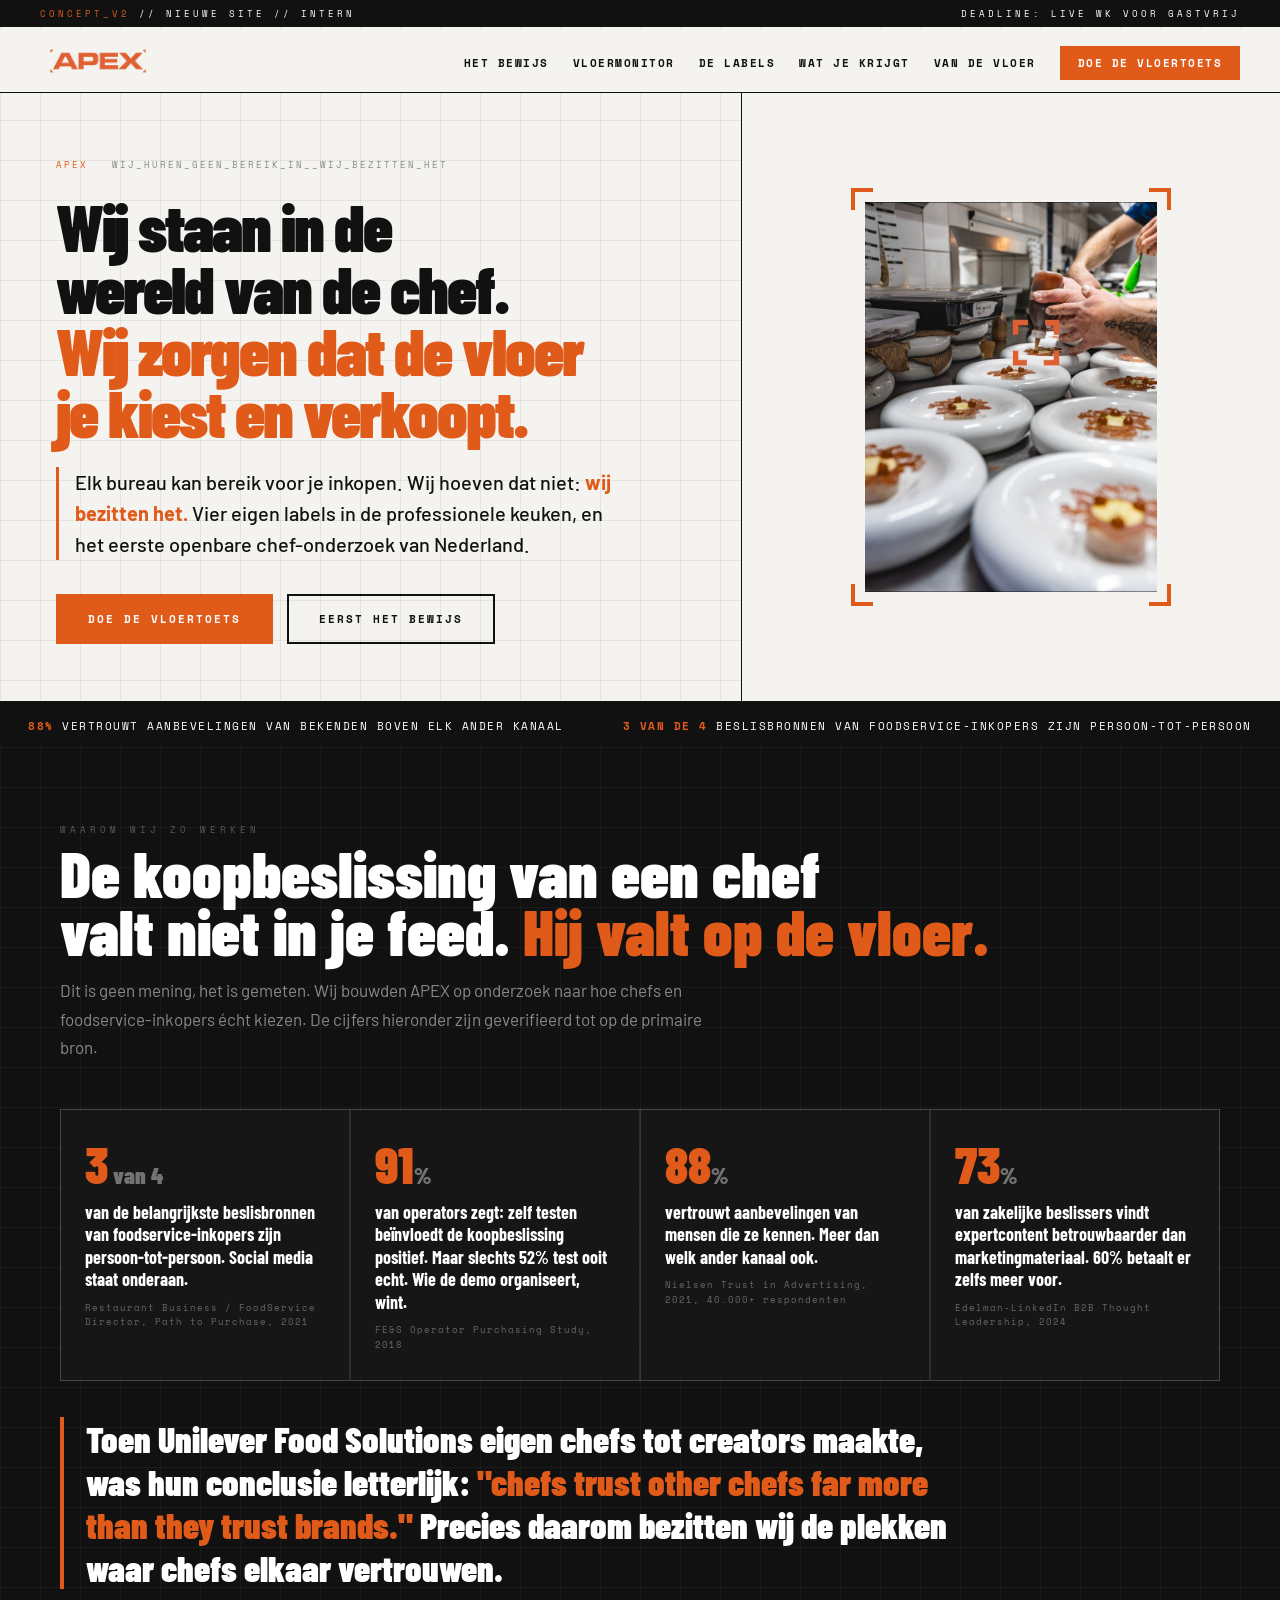
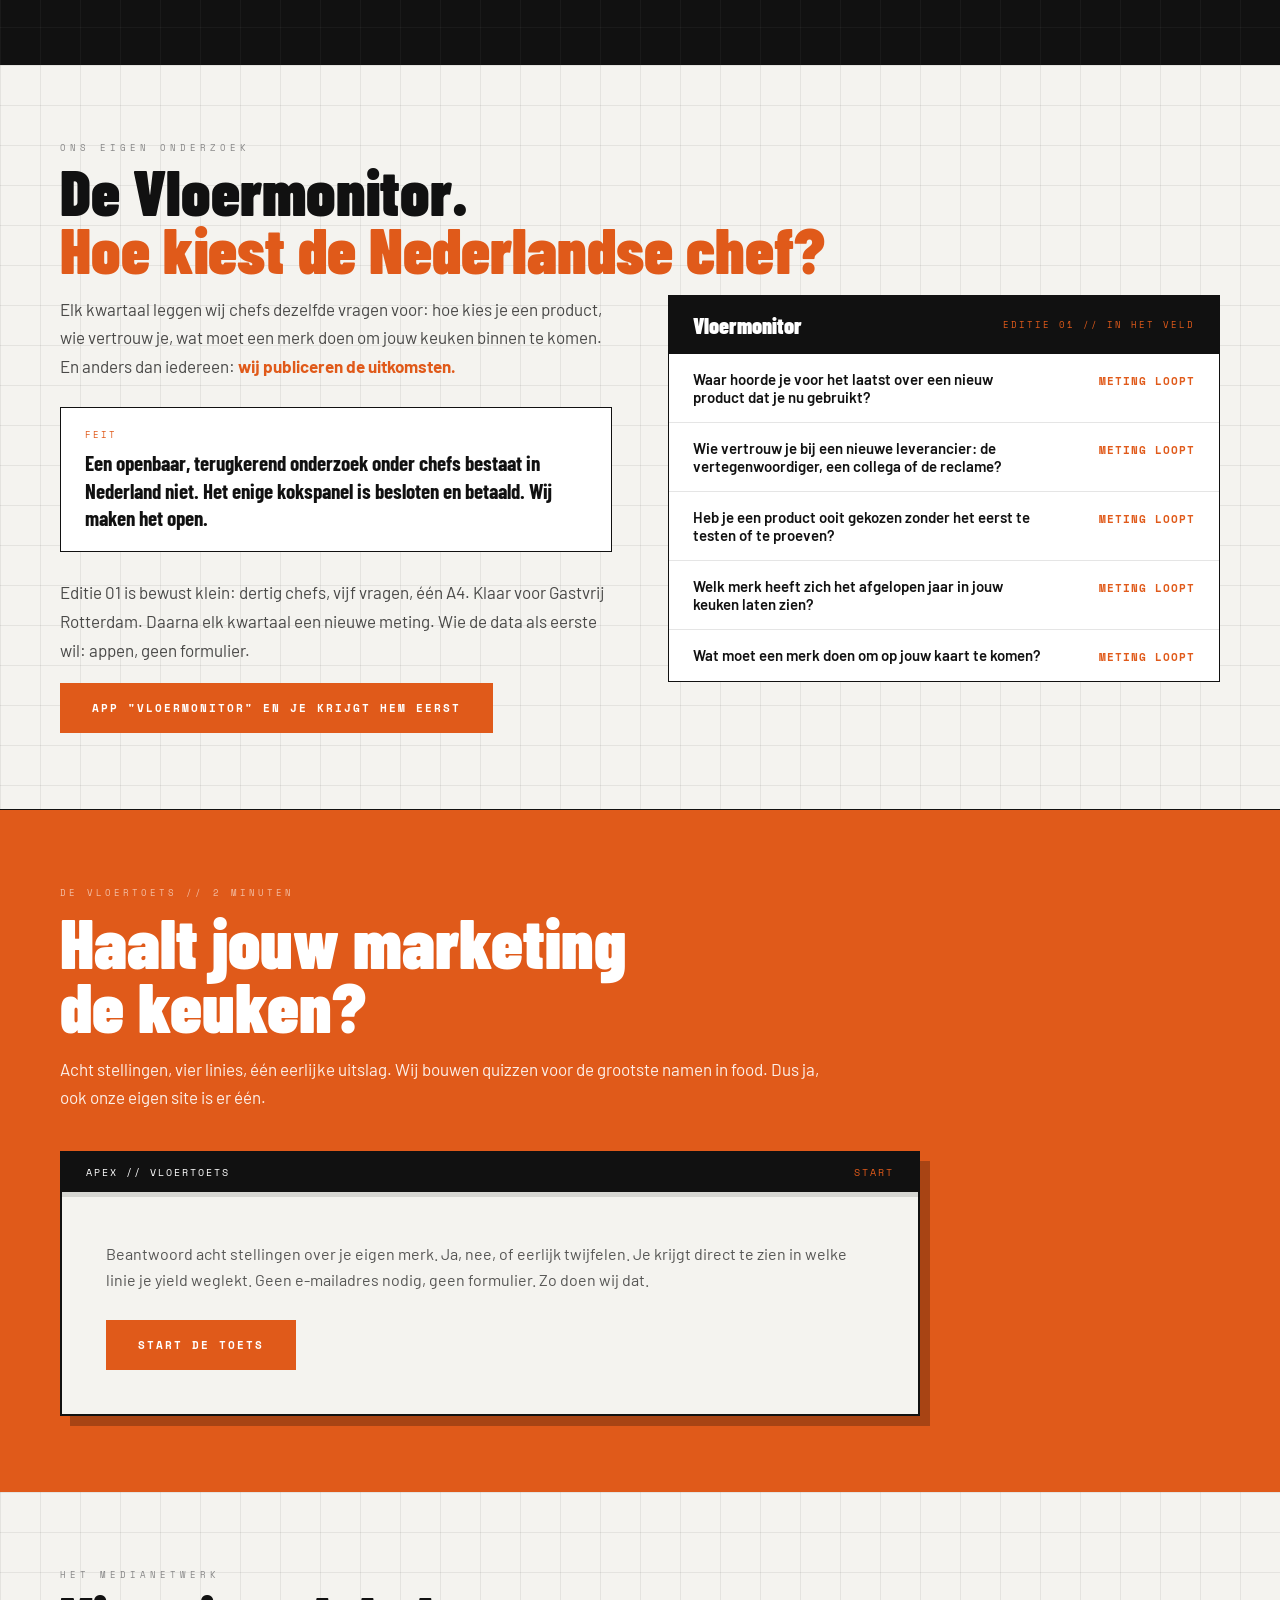
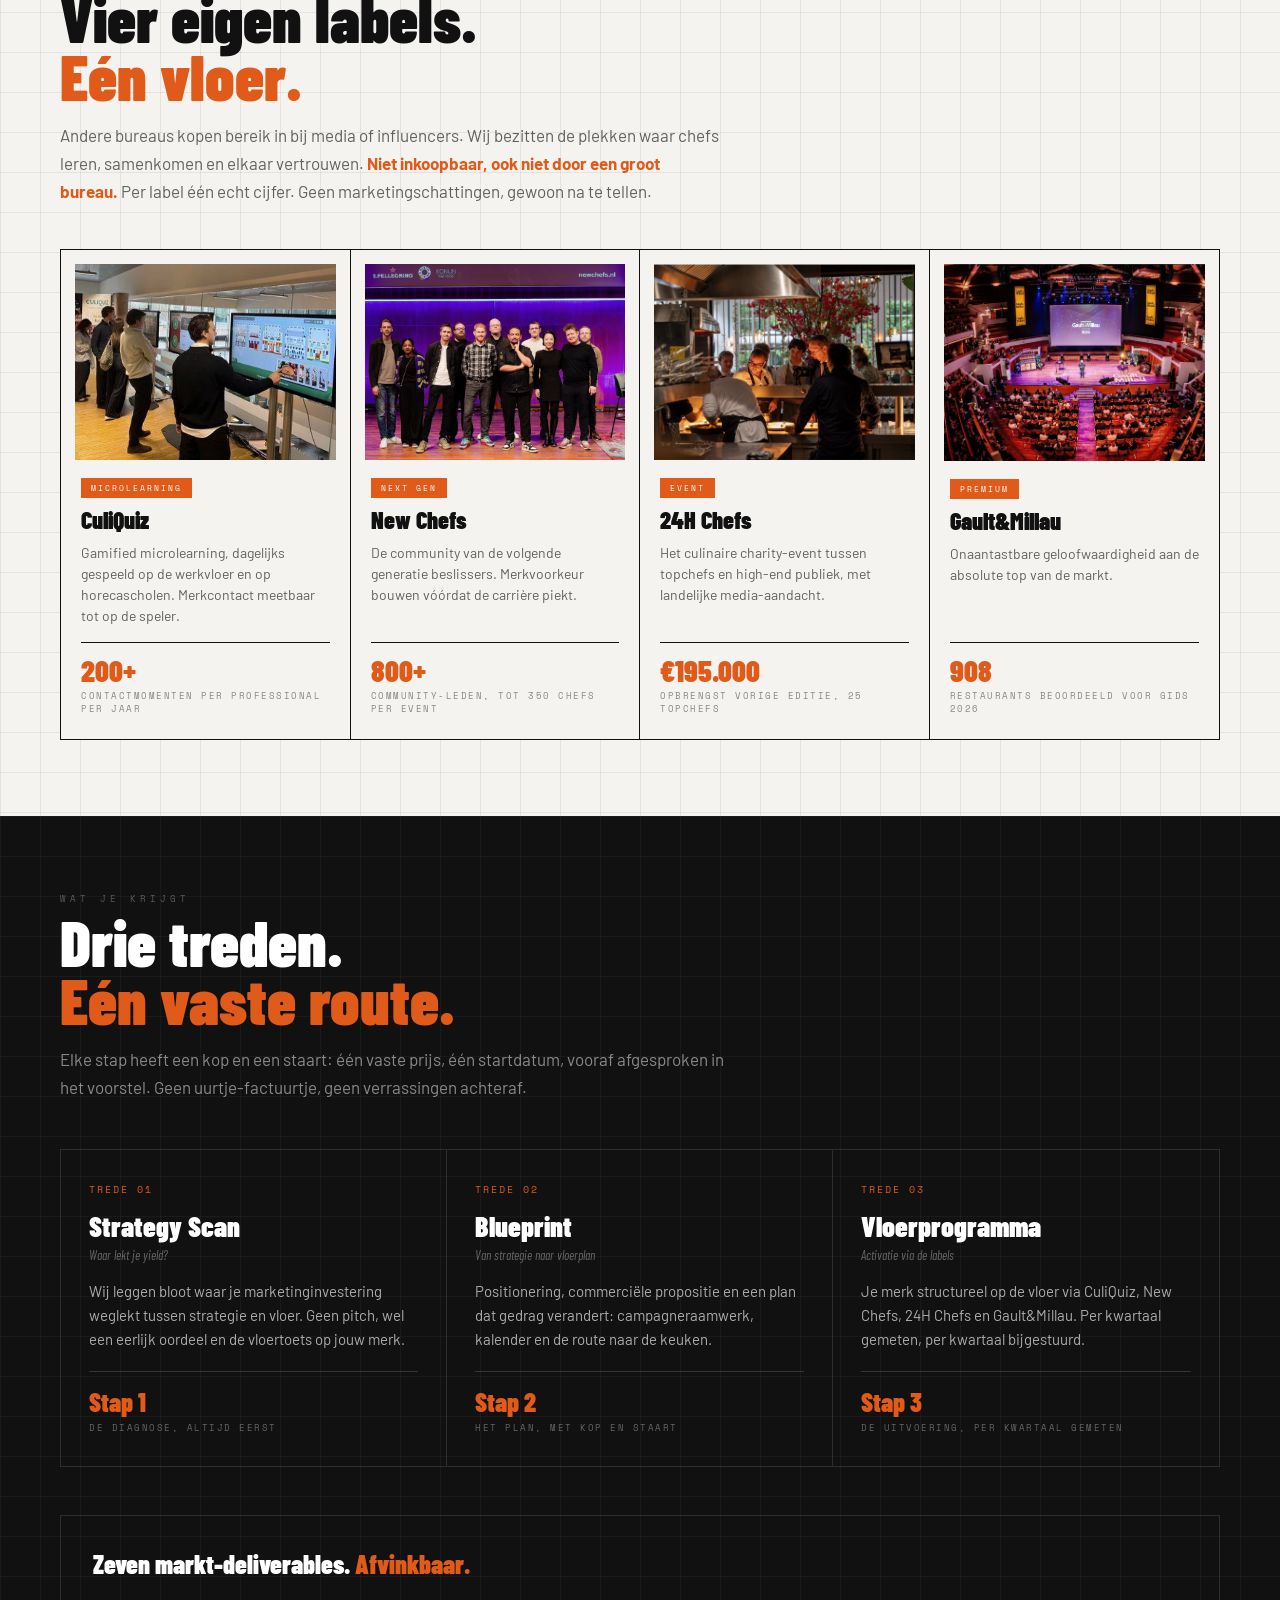
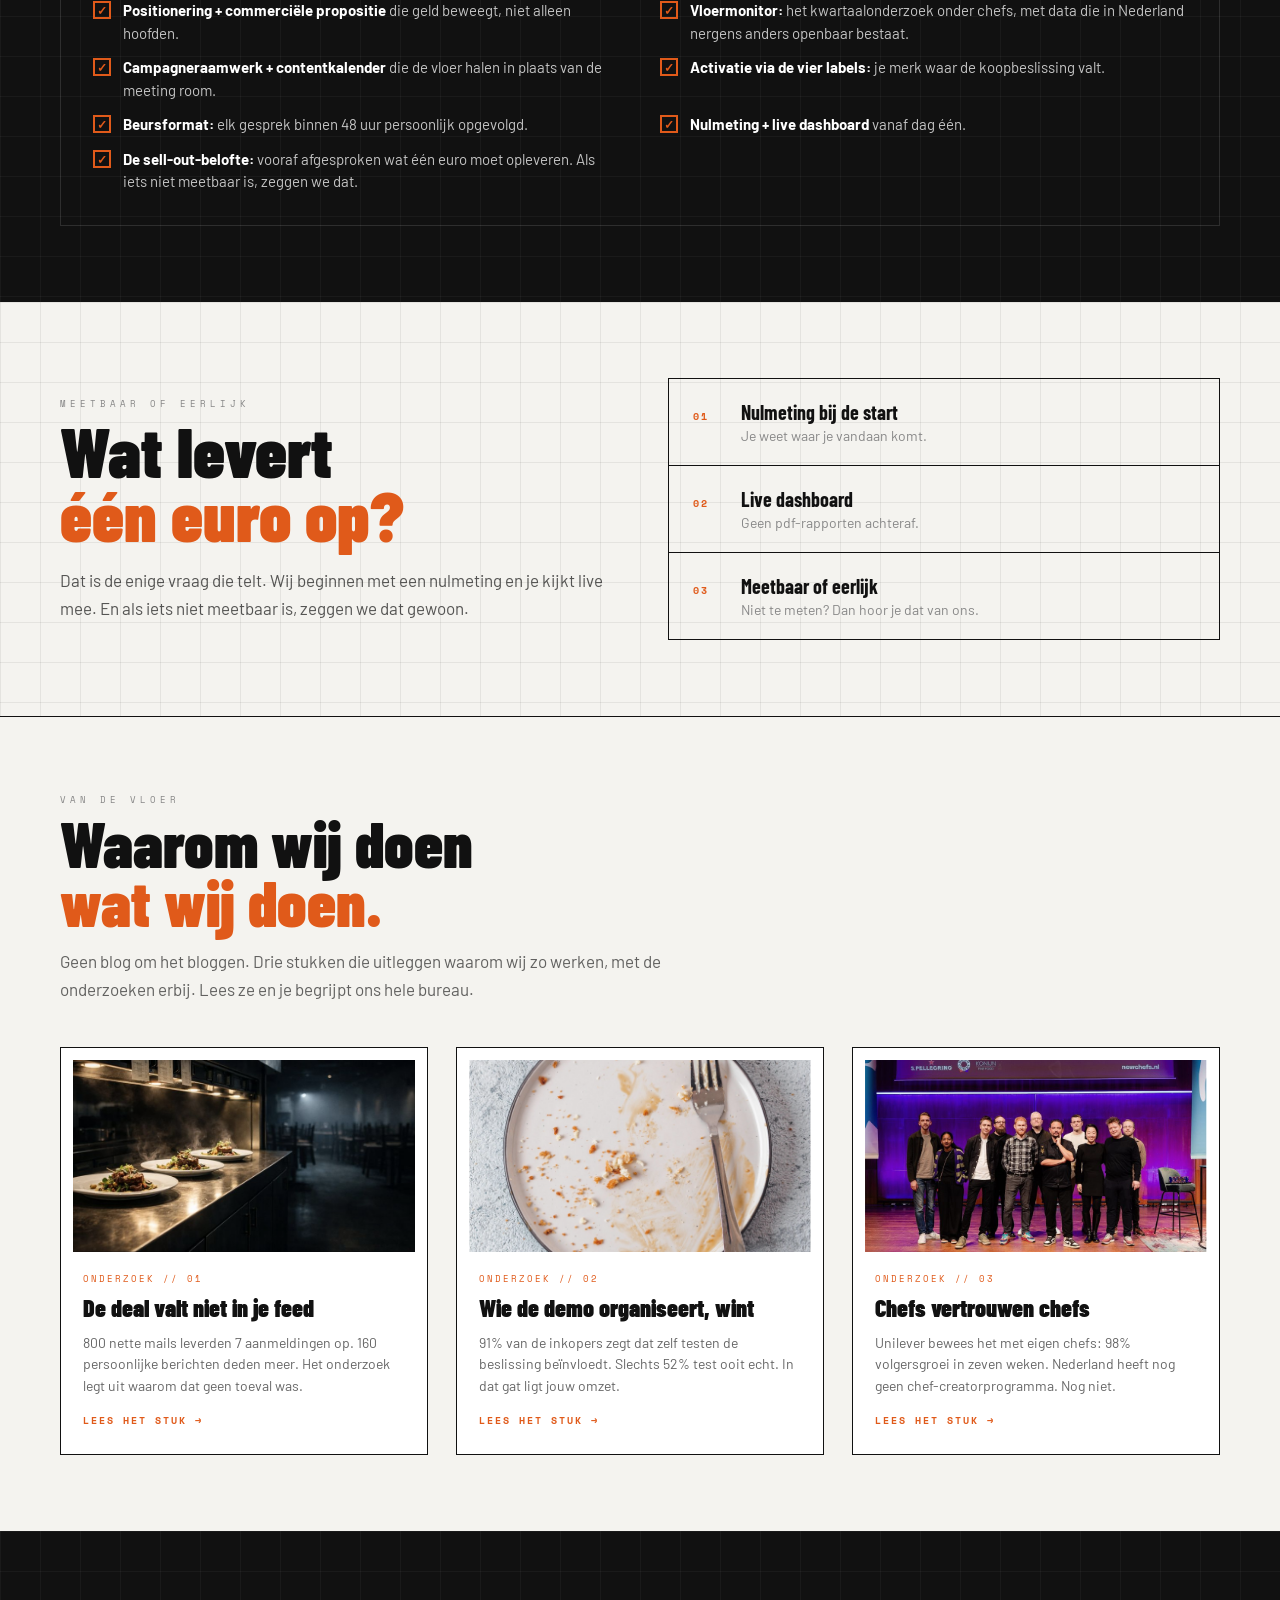
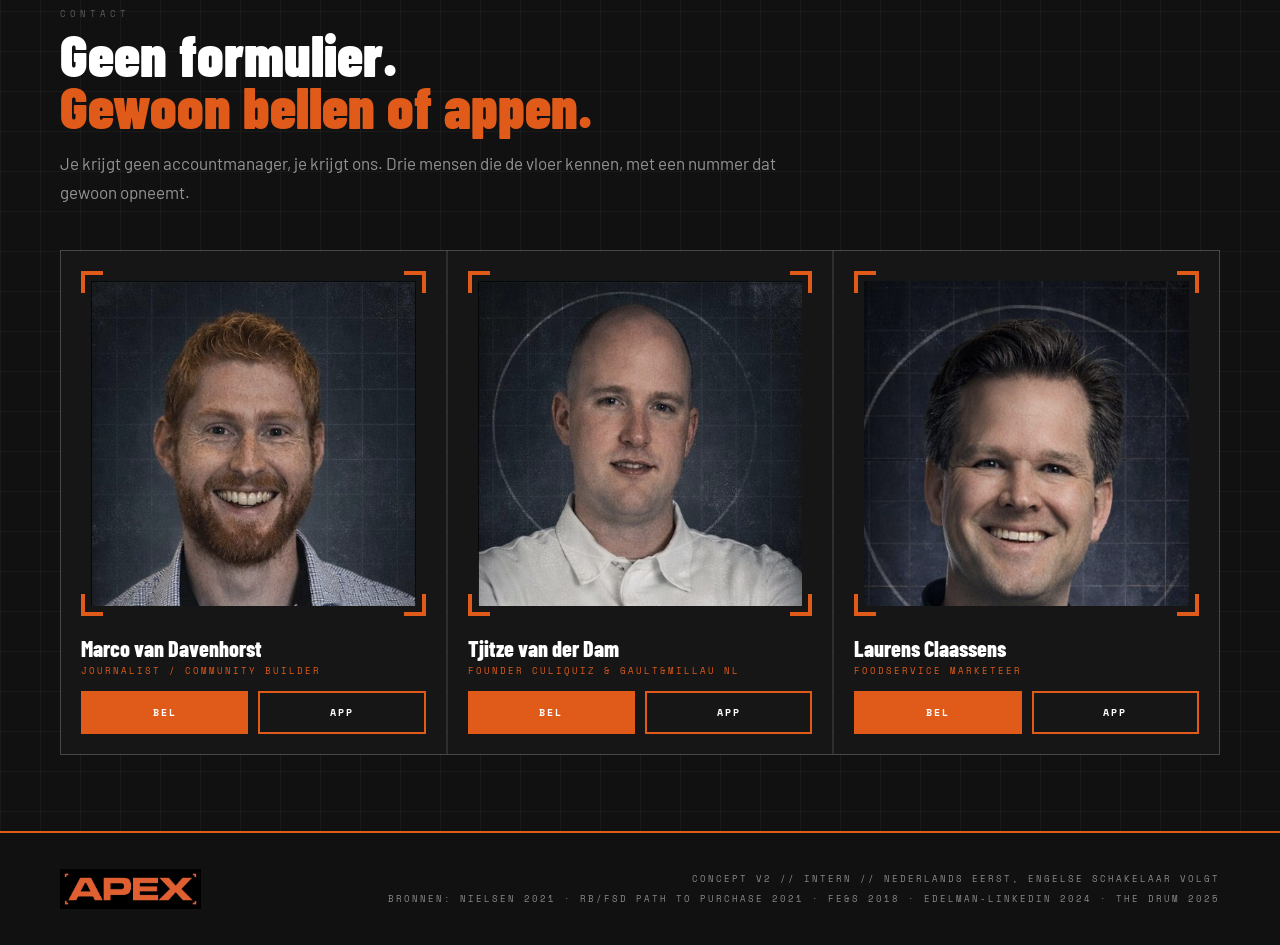
<file: test/index.html>
<!DOCTYPE html>
<html lang="nl">
<head>
<meta charset="UTF-8">
<meta name="viewport" content="width=device-width, initial-scale=1.0">
<meta name="robots" content="noindex,nofollow">
<title>APEX · Wij bezitten de vloer</title>
<link href="https://fonts.googleapis.com/css2?family=Space+Mono:wght@400;700&family=Barlow+Condensed:wght@700;800;900&family=Barlow:wght@400;500;600&display=swap" rel="stylesheet">
<style>
:root {
  --o: #E05A1A;
  --k: #111111;
  --w: #F4F3EF;
  --g: #888;
  --grid: rgba(0,0,0,0.065);
  --mono: 'Space Mono', monospace;
  --con: 'Barlow Condensed', sans-serif;
  --body: 'Barlow', sans-serif;
}
*,*::before,*::after{box-sizing:border-box;margin:0;padding:0}
html{scroll-behavior:smooth}
body{background:var(--w);color:var(--k);font-family:var(--body);overflow-x:hidden}
.grid{background-image:linear-gradient(var(--grid) 1px,transparent 1px),linear-gradient(90deg,var(--grid) 1px,transparent 1px);background-size:40px 40px}
.grid-dark{background:#111;background-image:linear-gradient(rgba(255,255,255,.04) 1px,transparent 1px),linear-gradient(90deg,rgba(255,255,255,.04) 1px,transparent 1px);background-size:40px 40px}

.bracket-frame{position:relative;display:inline-block;padding:14px;width:100%}
.bracket-frame img{display:block;width:100%;height:100%;object-fit:cover}
.bracket-frame::before,.bracket-frame::after,.bracket-frame .bk-tr,.bracket-frame .bk-bl{content:'';position:absolute;width:22px;height:22px;border-color:var(--o);border-style:solid;pointer-events:none;z-index:3}
.bracket-frame::before{top:0;left:0;border-width:4px 0 0 4px}
.bracket-frame::after{bottom:0;right:0;border-width:0 4px 4px 0}
.bracket-frame .bk-tr{top:0;right:0;border-width:4px 4px 0 0}
.bracket-frame .bk-bl{bottom:0;left:0;border-width:0 0 4px 4px}

/* CONCEPT BAR + PROGRESS */
.concept-bar{position:fixed;top:0;left:0;right:0;z-index:300;background:var(--k);color:#fff;font-family:var(--mono);font-size:9px;letter-spacing:3px;text-transform:uppercase;padding:7px 40px;display:flex;justify-content:space-between}
.concept-bar em{color:var(--o);font-style:normal}
.scroll-progress{position:fixed;top:26px;left:0;height:3px;background:var(--o);z-index:301;width:0%}

/* NAV */
nav{position:fixed;top:29px;left:0;right:0;z-index:200;background:var(--w);border-bottom:1.5px solid var(--k);display:flex;align-items:center;justify-content:space-between;padding:0 40px;height:64px}
.nav-logo img{height:36px;display:block}
.nav-links{display:flex;gap:24px;list-style:none;align-items:center}
.nav-links a{font-family:var(--mono);font-size:11px;letter-spacing:1.5px;text-transform:uppercase;color:var(--k);text-decoration:none;transition:color .15s;font-weight:700}
.nav-links a:hover{color:var(--o)}
.nav-cta{background:var(--o)!important;color:#fff!important;padding:9px 18px}
.nav-cta:hover{background:var(--k)!important}

/* HERO */
#hero{padding-top:93px;display:grid;grid-template-columns:58fr 42fr;min-height:78vh;border-bottom:1.5px solid var(--k)}
.hero-l{padding:56px 56px 48px;display:flex;flex-direction:column;justify-content:center;border-right:1.5px solid var(--k)}
.scan-id{font-family:var(--mono);font-size:9px;letter-spacing:2px;color:var(--g);margin-bottom:24px}
.scan-id em{color:var(--o);font-style:normal}
.hero-title{font-family:var(--con);font-size:clamp(46px,5.2vw,80px);font-weight:900;line-height:.93;color:var(--o);margin-bottom:24px;letter-spacing:-2px}
.hero-title .blk{color:var(--k)}
.hero-sub{font-size:20px;line-height:1.55;color:var(--k);border-left:3px solid var(--o);padding-left:16px;margin-bottom:34px;font-weight:500;max-width:560px}
.hero-sub strong{color:var(--o)}
.hero-ctas{display:flex;gap:14px;flex-wrap:wrap}
.btn-primary{display:inline-block;background:var(--o);color:#fff;font-family:var(--mono);font-size:11px;letter-spacing:2px;text-transform:uppercase;padding:15px 30px;text-decoration:none;border:2px solid var(--o);transition:all .2s;font-weight:700;cursor:pointer}
.btn-primary:hover{background:transparent;color:var(--o)}
.btn-ghost{display:inline-block;background:transparent;color:var(--k);font-family:var(--mono);font-size:11px;letter-spacing:2px;text-transform:uppercase;padding:15px 30px;text-decoration:none;border:2px solid var(--k);transition:all .2s;font-weight:700}
.btn-ghost:hover{background:var(--k);color:#fff}
.hero-r{display:flex;align-items:center;justify-content:center;padding:40px;background:var(--w)}
.hero-r .bracket-frame{width:70%;max-width:420px}
.hero-r .bracket-frame img{aspect-ratio:3/4;object-fit:cover}

/* TICKER */
.ticker{background:var(--k);border-bottom:1.5px solid var(--k);overflow:hidden;padding:12px 0;white-space:nowrap}
.ticker-track{display:inline-block;animation:tick 40s linear infinite}
.ticker span{font-family:var(--mono);font-size:11px;letter-spacing:1.5px;color:#fff;text-transform:uppercase;padding:0 28px}
.ticker span em{color:var(--o);font-style:normal;font-weight:700}
@keyframes tick{from{transform:translateX(0)}to{transform:translateX(-50%)}}

/* ONDERZOEK / BEWIJS */
#onderzoek{background:#111;padding:76px 60px;background-image:linear-gradient(rgba(255,255,255,.04) 1px,transparent 1px),linear-gradient(90deg,rgba(255,255,255,.04) 1px,transparent 1px);background-size:40px 40px}
.sec-lbl-d{font-family:var(--mono);font-size:9px;letter-spacing:4px;color:rgba(255,255,255,.3);text-transform:uppercase;margin-bottom:8px}
.sec-title-d{font-family:var(--con);font-size:clamp(40px,5vw,74px);font-weight:900;line-height:.91;color:#fff;margin-bottom:16px}
.sec-title-d em{color:var(--o);font-style:normal}
.sec-sub-d{font-size:17px;color:rgba(255,255,255,.5);margin-bottom:48px;max-width:680px;line-height:1.65}
.stat-grid{display:grid;grid-template-columns:repeat(4,1fr);gap:2px;background:rgba(255,255,255,.12);border:1px solid rgba(255,255,255,.12);margin-bottom:36px}
.stat-cell{background:#161616;padding:28px 24px;position:relative;transition:background .2s}
.stat-cell:hover{background:#1d1d1d}
.stat-num{font-family:var(--con);font-size:clamp(44px,4vw,64px);font-weight:900;color:var(--o);line-height:1}
.stat-num small{font-size:.45em;color:rgba(255,255,255,.4)}
.stat-claim{font-family:var(--con);font-size:18px;font-weight:700;color:#fff;line-height:1.25;margin:12px 0 10px}
.stat-src{font-family:var(--mono);font-size:9px;letter-spacing:1px;color:rgba(255,255,255,.35);line-height:1.6}
.stat-src a{color:rgba(255,255,255,.35);text-decoration:underline}
.stat-src a:hover{color:var(--o)}
.onderzoek-punch{font-family:var(--con);font-size:clamp(24px,2.8vw,42px);font-weight:900;color:#fff;line-height:1.2;border-left:4px solid var(--o);padding-left:22px;max-width:900px}
.onderzoek-punch em{color:var(--o);font-style:normal}

/* VLOERMONITOR */
#vloermonitor{padding:76px 60px;border-bottom:1.5px solid var(--k)}
.sec-lbl{font-family:var(--mono);font-size:9px;letter-spacing:4px;color:var(--g);text-transform:uppercase;margin-bottom:8px}
.sec-title{font-family:var(--con);font-size:clamp(40px,5vw,74px);font-weight:900;line-height:.91;margin-bottom:16px}
.sec-title em{color:var(--o);font-style:normal}
.vm-inner{display:grid;grid-template-columns:1fr 1fr;gap:56px;align-items:start}
.vm-l p{font-size:17px;line-height:1.7;color:rgba(0,0,0,.7);margin-bottom:18px;max-width:560px}
.vm-l p strong{color:var(--o)}
.vm-fact{border:1.5px solid var(--k);padding:20px 24px;margin:26px 0;background:#fff}
.vm-fact .f-lbl{font-family:var(--mono);font-size:9px;letter-spacing:2px;color:var(--o);text-transform:uppercase;margin-bottom:8px}
.vm-fact p{font-family:var(--con);font-size:21px;font-weight:700;line-height:1.3;color:var(--k);margin:0;max-width:none}
.vm-r{border:1.5px solid var(--k);background:#fff}
.vm-r-head{background:var(--k);color:#fff;padding:16px 24px;display:flex;justify-content:space-between;align-items:center}
.vm-r-head .t{font-family:var(--con);font-size:22px;font-weight:900}
.vm-r-head .e{font-family:var(--mono);font-size:9px;letter-spacing:2px;color:var(--o)}
.vm-row{display:flex;justify-content:space-between;align-items:baseline;padding:16px 24px;border-bottom:1px solid rgba(0,0,0,.1)}
.vm-row:last-child{border-bottom:none}
.vm-row .q{font-size:15px;font-weight:600;color:var(--k);max-width:70%}
.vm-row .a{font-family:var(--mono);font-size:11px;letter-spacing:1px;color:var(--g)}
.vm-row .a.hot{color:var(--o);font-weight:700}

/* VLOERTOETS */
#vloertoets{background:var(--o);padding:76px 60px}
.vt-header{max-width:760px;margin-bottom:40px}
.vt-lbl{font-family:var(--mono);font-size:9px;letter-spacing:3px;color:rgba(255,255,255,.6);text-transform:uppercase;margin-bottom:10px}
.vt-header h2{font-family:var(--con);font-size:clamp(44px,5.5vw,80px);font-weight:900;color:#fff;line-height:.91;margin-bottom:18px}
.vt-header p{font-size:17px;color:rgba(255,255,255,.9);line-height:1.65}
.vt-box{background:var(--w);border:2px solid var(--k);max-width:860px;box-shadow:10px 10px 0 rgba(0,0,0,.25)}
.vt-top{display:flex;justify-content:space-between;align-items:center;background:var(--k);padding:12px 24px}
.vt-top .t{font-family:var(--mono);font-size:10px;letter-spacing:2px;color:#fff;text-transform:uppercase}
.vt-top .n{font-family:var(--mono);font-size:10px;letter-spacing:2px;color:var(--o)}
.vt-progress{height:5px;background:rgba(0,0,0,.12)}
.vt-progress-fill{height:100%;background:var(--o);width:0%;transition:width .3s}
.vt-body{padding:40px 44px}
.vt-linie{font-family:var(--mono);font-size:10px;letter-spacing:3px;color:var(--o);text-transform:uppercase;margin-bottom:14px}
.vt-q{font-family:var(--con);font-size:clamp(24px,2.6vw,36px);font-weight:900;line-height:1.15;color:var(--k);margin-bottom:30px;min-height:84px}
.vt-answers{display:grid;grid-template-columns:repeat(3,1fr);gap:12px}
.vt-btn{font-family:var(--mono);font-size:12px;letter-spacing:2px;text-transform:uppercase;font-weight:700;padding:18px 12px;background:#fff;border:2px solid var(--k);color:var(--k);cursor:pointer;transition:all .15s}
.vt-btn:hover{background:var(--k);color:#fff}
.vt-start-wrap{padding:44px;text-align:left}
.vt-start-wrap p{font-size:16px;line-height:1.65;color:rgba(0,0,0,.65);margin-bottom:26px}
/* uitslag */
.vt-result{padding:40px 44px;display:none}
.vt-verdict-lbl{font-family:var(--mono);font-size:10px;letter-spacing:3px;color:var(--o);text-transform:uppercase;margin-bottom:12px}
.vt-verdict{font-family:var(--con);font-size:clamp(26px,3vw,40px);font-weight:900;line-height:1.1;margin-bottom:14px}
.vt-verdict-body{font-size:16px;line-height:1.65;color:rgba(0,0,0,.7);margin-bottom:28px}
.vt-bars{display:flex;flex-direction:column;gap:12px;margin-bottom:30px}
.vt-bar-row{display:grid;grid-template-columns:110px 1fr 40px;gap:14px;align-items:center}
.vt-bar-row .lbl{font-family:var(--mono);font-size:10px;letter-spacing:1.5px;text-transform:uppercase;color:var(--k);font-weight:700}
.vt-bar-track{height:14px;background:rgba(0,0,0,.1);border:1.5px solid var(--k)}
.vt-bar-fill{height:100%;background:var(--o);width:0;transition:width .8s ease}
.vt-bar-row .sc{font-family:var(--mono);font-size:11px;color:var(--g);text-align:right}
.vt-cta-row{display:flex;gap:12px;flex-wrap:wrap}
.vt-note{font-family:var(--mono);font-size:9px;letter-spacing:1px;color:var(--g);margin-top:18px}

/* LABELS */
#labels{padding:76px 60px}
.sec-sub{font-size:17px;color:rgba(0,0,0,.6);margin-bottom:44px;max-width:660px;line-height:1.65}
.sec-sub strong{color:var(--o)}
.label-grid{display:grid;grid-template-columns:repeat(4,1fr);border:1.5px solid var(--k)}
.label-card{border-right:1.5px solid var(--k);display:flex;flex-direction:column;transition:transform .2s,box-shadow .2s;background:var(--w)}
.label-card:hover{transform:translate(-4px,-4px);box-shadow:6px 6px 0 var(--o);z-index:2}
.label-card:last-child{border-right:none}
.label-photo{padding:14px 14px 0}
.label-photo img{width:100%;aspect-ratio:4/3;object-fit:cover;display:block;filter:saturate(.88)}
.label-body{padding:18px 20px 24px;display:flex;flex-direction:column;flex:1}
.label-tag{display:inline-block;align-self:flex-start;background:var(--o);font-family:var(--mono);font-size:8px;letter-spacing:2px;text-transform:uppercase;color:#fff;padding:4px 10px;margin-bottom:10px}
.label-name{font-family:var(--con);font-size:24px;font-weight:900;margin-bottom:10px;line-height:1}
.label-desc{font-size:14px;color:rgba(0,0,0,.6);line-height:1.5;margin-bottom:16px;flex:1}
.label-stat{border-top:1.5px solid var(--k);padding-top:12px}
.label-stat .num{font-family:var(--con);font-size:30px;font-weight:900;color:var(--o);line-height:1}
.label-stat .num.todo{color:var(--g);letter-spacing:2px}
.label-stat .what{font-family:var(--mono);font-size:9px;letter-spacing:1.5px;color:var(--g);text-transform:uppercase;margin-top:4px}

/* TREDEN */
#treden{background:#111;padding:76px 60px;background-image:linear-gradient(rgba(255,255,255,.04) 1px,transparent 1px),linear-gradient(90deg,rgba(255,255,255,.04) 1px,transparent 1px);background-size:40px 40px}
.treden-grid{display:grid;grid-template-columns:repeat(3,1fr);border:1px solid rgba(255,255,255,.12);margin-bottom:48px}
.trede{padding:32px 28px;border-right:1px solid rgba(255,255,255,.12);display:flex;flex-direction:column;transition:background .2s}
.trede:hover{background:rgba(255,255,255,.04)}
.trede:last-child{border-right:none}
.trede-num{font-family:var(--mono);font-size:10px;color:var(--o);letter-spacing:2px;margin-bottom:12px}
.trede-name{font-family:var(--con);font-size:28px;font-weight:900;color:#fff;margin-bottom:4px}
.trede-sub2{font-family:var(--con);font-size:13px;font-style:italic;color:rgba(255,255,255,.35);margin-bottom:16px}
.trede-desc{font-size:15px;color:rgba(255,255,255,.65);line-height:1.6;flex:1;margin-bottom:20px}
.trede-price{border-top:1px solid rgba(255,255,255,.15);padding-top:14px;font-family:var(--con);font-size:26px;font-weight:900;color:var(--o)}
.trede-price small{display:block;font-family:var(--mono);font-size:9px;letter-spacing:1.5px;color:rgba(255,255,255,.35);text-transform:uppercase;font-weight:400;margin-top:4px}
.deliv{border:1px solid rgba(255,255,255,.12);padding:32px}
.deliv h3{font-family:var(--con);font-size:26px;font-weight:900;color:#fff;margin-bottom:20px}
.deliv h3 em{color:var(--o);font-style:normal}
.deliv-list{list-style:none;display:grid;grid-template-columns:1fr 1fr;gap:12px 40px}
.deliv-list li{display:flex;gap:12px;align-items:flex-start;font-size:15px;color:rgba(255,255,255,.75);line-height:1.5}
.deliv-list .box{flex:0 0 18px;height:18px;border:2px solid var(--o);margin-top:2px;position:relative}
.deliv-list .box::after{content:'✓';position:absolute;inset:0;display:flex;align-items:center;justify-content:center;color:var(--o);font-size:12px;font-weight:700}
.deliv-list li strong{color:#fff}

/* MEETBAAR */
#meetbaar{padding:76px 60px;border-bottom:1.5px solid var(--k)}
.meet-inner{display:grid;grid-template-columns:1fr 1fr;gap:56px;align-items:center}
.meet-l h2{font-family:var(--con);font-size:clamp(44px,5.5vw,80px);font-weight:900;line-height:.91;margin-bottom:20px}
.meet-l h2 em{color:var(--o);font-style:normal}
.meet-l p{font-size:17px;color:rgba(0,0,0,.65);line-height:1.65}
.meet-points{display:flex;flex-direction:column;border:1.5px solid var(--k)}
.meet-point{padding:20px 24px;display:flex;gap:16px;align-items:baseline;border-bottom:1.5px solid var(--k)}
.meet-point:last-child{border-bottom:none}
.meet-point .mono{font-family:var(--mono);font-size:10px;color:var(--o);letter-spacing:2px;flex:0 0 32px;font-weight:700}
.meet-point p{font-family:var(--con);font-size:20px;font-weight:700;color:var(--k);line-height:1.3}
.meet-point p em{font-style:normal;color:var(--g);font-family:var(--body);font-size:14px;font-weight:400;display:block;margin-top:2px}

/* KENNIS */
#kennis{padding:76px 60px;background:var(--w)}
.kennis-grid{display:grid;grid-template-columns:repeat(3,1fr);gap:28px}
.k-card{border:1.5px solid var(--k);background:#fff;display:flex;flex-direction:column;text-decoration:none;color:var(--k);transition:transform .2s,box-shadow .2s}
.k-card:hover{transform:translate(-4px,-4px);box-shadow:6px 6px 0 var(--k)}
.k-photo{padding:12px 12px 0}
.k-photo img{width:100%;aspect-ratio:16/9;object-fit:cover;display:block;filter:saturate(.85)}
.k-body{padding:20px 22px 26px;display:flex;flex-direction:column;flex:1}
.k-kicker{font-family:var(--mono);font-size:9px;letter-spacing:2px;color:var(--o);text-transform:uppercase;margin-bottom:10px}
.k-title{font-family:var(--con);font-size:24px;font-weight:900;line-height:1.1;margin-bottom:10px}
.k-excerpt{font-size:14px;color:rgba(0,0,0,.6);line-height:1.55;flex:1;margin-bottom:16px}
.k-more{font-family:var(--mono);font-size:10px;letter-spacing:2px;text-transform:uppercase;color:var(--o);font-weight:700}

/* CONTACT */
#contact{padding:76px 60px;background:#111;background-image:linear-gradient(rgba(255,255,255,.04) 1px,transparent 1px),linear-gradient(90deg,rgba(255,255,255,.04) 1px,transparent 1px);background-size:40px 40px}
.contact-header{margin-bottom:44px;max-width:720px}
.contact-header h2{font-family:var(--con);font-size:clamp(36px,4.5vw,64px);font-weight:900;line-height:.91;margin-bottom:16px;color:#fff}
.contact-header h2 em{color:var(--o);font-style:normal}
.contact-header p{font-size:17px;line-height:1.7;color:rgba(255,255,255,.55)}
.team-grid{display:grid;grid-template-columns:repeat(3,1fr);gap:2px;background:rgba(255,255,255,.12);border:1px solid rgba(255,255,255,.12)}
.tcard{background:#161616;padding:20px}
.tcard .bracket-frame{padding:10px}
.tcard-photo{width:100%;aspect-ratio:1/1;object-fit:cover;object-position:top center;display:block;filter:saturate(.85)}
.tcard-name{font-family:var(--con);font-size:22px;font-weight:800;margin:16px 0 3px;color:#fff}
.tcard-role{font-family:var(--mono);font-size:9px;letter-spacing:2px;color:var(--o);text-transform:uppercase;margin-bottom:14px}
.tcard-actions{display:flex;gap:10px}
.tbtn{flex:1;text-align:center;font-family:var(--mono);font-size:10px;letter-spacing:2px;text-transform:uppercase;font-weight:700;padding:12px 8px;text-decoration:none;border:2px solid var(--o);color:#fff;transition:all .15s}
.tbtn.fill{background:var(--o)}
.tbtn:hover{background:#fff;color:var(--k);border-color:#fff}

footer{background:var(--k);padding:36px 60px;display:flex;align-items:center;justify-content:space-between;border-top:2px solid var(--o)}
.footer-logo img{height:40px;display:block}
.footer-meta{font-family:var(--mono);font-size:9px;letter-spacing:2px;color:var(--g);line-height:2.2;text-align:right}
.footer-meta a{color:var(--g);text-decoration:none}
.footer-meta a:hover{color:var(--o)}

.reveal{opacity:0;transform:translateY(14px);transition:opacity .6s ease,transform .6s ease}
.reveal.on{opacity:1;transform:translateY(0)}

@media(max-width:900px){
  .concept-bar{padding:7px 16px;font-size:8px}
  nav{padding:0 20px;height:56px}
  .nav-links{display:none}
  #hero{grid-template-columns:1fr;min-height:auto;padding-top:84px}
  .hero-l{padding:40px 24px 48px;border-right:none}
  .hero-title{font-size:clamp(38px,10vw,60px)}
  .hero-r{padding:24px;border-top:1.5px solid var(--k)}
  .hero-r .bracket-frame{width:85%}
  #onderzoek,#vloermonitor,#vloertoets,#labels,#treden,#meetbaar,#kennis,#contact{padding:56px 24px}
  .stat-grid{grid-template-columns:1fr 1fr}
  .vm-inner{grid-template-columns:1fr;gap:36px}
  .vt-body,.vt-result,.vt-start-wrap{padding:28px 22px}
  .vt-answers{grid-template-columns:1fr}
  .label-grid{grid-template-columns:1fr 1fr}
  .label-card{border-bottom:1.5px solid var(--k)}
  .label-card:nth-child(even){border-right:none}
  .label-card:nth-child(3),.label-card:nth-child(4){border-bottom:none}
  .treden-grid{grid-template-columns:1fr}
  .trede{border-right:none;border-bottom:1px solid rgba(255,255,255,.12)}
  .trede:last-child{border-bottom:none}
  .deliv-list{grid-template-columns:1fr}
  .meet-inner{grid-template-columns:1fr;gap:36px}
  .kennis-grid{grid-template-columns:1fr}
  .team-grid{grid-template-columns:1fr}
  footer{flex-direction:column;gap:16px;text-align:center;padding:32px 24px}
  .footer-meta{text-align:center}
}
@media(max-width:480px){
  .stat-grid{grid-template-columns:1fr}
  .label-grid{grid-template-columns:1fr}
  .label-card{border-right:none!important}
}
</style>
</head>
<body>

<div class="concept-bar">
  <span><em>CONCEPT_V2</em> // NIEUWE SITE // INTERN</span>
  <span>DEADLINE: LIVE WK VOOR GASTVRIJ</span>
</div>
<div class="scroll-progress" id="scrollProgress"></div>

<nav>
  <a href="#" class="nav-logo"><img src="/assets/logo.png" alt="APEX"></a>
  <ul class="nav-links">
    <li><a href="#onderzoek">Het bewijs</a></li>
    <li><a href="#vloermonitor">Vloermonitor</a></li>
    <li><a href="#labels">De labels</a></li>
    <li><a href="#treden">Wat je krijgt</a></li>
    <li><a href="kennis/">Van de vloer</a></li>
    <li><a href="#vloertoets" class="nav-cta">Doe de Vloertoets</a></li>
  </ul>
</nav>

<!-- 1. HERO -->
<section id="hero" class="grid">
  <div class="hero-l">
    <div class="scan-id reveal"><em>APEX</em> &nbsp; WIJ_HUREN_GEEN_BEREIK_IN__WIJ_BEZITTEN_HET</div>
    <h1 class="hero-title reveal"><span class="blk">Wij staan in de<br>wereld van de chef.</span><br>Wij zorgen dat de vloer<br>je kiest en verkoopt.</h1>
    <p class="hero-sub reveal">Elk bureau kan bereik voor je inkopen. Wij hoeven dat niet: <strong>wij bezitten het.</strong> Vier eigen labels in de professionele keuken, en het eerste openbare chef-onderzoek van Nederland.</p>
    <div class="hero-ctas reveal">
      <a href="#vloertoets" class="btn-primary">Doe de Vloertoets</a>
      <a href="#onderzoek" class="btn-ghost">Eerst het bewijs</a>
    </div>
  </div>
  <div class="hero-r reveal">
    <div class="bracket-frame">
      <div class="bk-tr"></div><div class="bk-bl"></div>
      <img src="/assets/hero-keuken.jpg" alt="Op de vloer">
    </div>
  </div>
</section>

<!-- TICKER -->
<div class="ticker" aria-hidden="true">
  <div class="ticker-track" id="tickerTrack">
    <span><em>88%</em> vertrouwt aanbevelingen van bekenden boven elk ander kanaal</span>
    <span><em>3 van de 4</em> beslisbronnen van foodservice-inkopers zijn persoon-tot-persoon</span>
    <span>social media is de <em>minst</em> gebruikte beslisbron</span>
    <span><em>91%</em> zegt: zelf testen beïnvloedt de koopbeslissing</span>
    <span>maar slechts <em>52%</em> test ooit echt</span>
    <span>chefs vertrouwen chefs, <em>niet</em> merken</span>
  </div>
</div>

<!-- 2. HET BEWIJS -->
<section id="onderzoek">
  <div class="sec-lbl-d">Waarom wij zo werken</div>
  <h2 class="sec-title-d reveal">De koopbeslissing van een chef<br>valt niet in je feed. <em>Hij valt op de vloer.</em></h2>
  <p class="sec-sub-d reveal">Dit is geen mening, het is gemeten. Wij bouwden APEX op onderzoek naar hoe chefs en foodservice-inkopers écht kiezen. De cijfers hieronder zijn geverifieerd tot op de primaire bron.</p>
  <div class="stat-grid reveal">
    <div class="stat-cell">
      <div class="stat-num"><span class="count" data-target="3">0</span><small> van 4</small></div>
      <div class="stat-claim">van de belangrijkste beslisbronnen van foodservice-inkopers zijn persoon-tot-persoon. Social media staat onderaan.</div>
      <div class="stat-src">Restaurant Business / FoodService Director, Path to Purchase, 2021</div>
    </div>
    <div class="stat-cell">
      <div class="stat-num"><span class="count" data-target="91">0</span><small>%</small></div>
      <div class="stat-claim">van operators zegt: zelf testen beïnvloedt de koopbeslissing positief. Maar slechts 52% test ooit echt. Wie de demo organiseert, wint.</div>
      <div class="stat-src">FE&amp;S Operator Purchasing Study, 2018</div>
    </div>
    <div class="stat-cell">
      <div class="stat-num"><span class="count" data-target="88">0</span><small>%</small></div>
      <div class="stat-claim">vertrouwt aanbevelingen van mensen die ze kennen. Meer dan welk ander kanaal ook.</div>
      <div class="stat-src">Nielsen Trust in Advertising, 2021, 40.000+ respondenten</div>
    </div>
    <div class="stat-cell">
      <div class="stat-num"><span class="count" data-target="73">0</span><small>%</small></div>
      <div class="stat-claim">van zakelijke beslissers vindt expertcontent betrouwbaarder dan marketingmateriaal. 60% betaalt er zelfs meer voor.</div>
      <div class="stat-src">Edelman-LinkedIn B2B Thought Leadership, 2024</div>
    </div>
  </div>
  <div class="onderzoek-punch reveal">Toen Unilever Food Solutions eigen chefs tot creators maakte, was hun conclusie letterlijk: <em>"chefs trust other chefs far more than they trust brands."</em> Precies daarom bezitten wij de plekken waar chefs elkaar vertrouwen.</div>
</section>

<!-- 3. VLOERMONITOR -->
<section id="vloermonitor" class="grid">
  <div class="sec-lbl">Ons eigen onderzoek</div>
  <h2 class="sec-title reveal">De Vloermonitor.<br><em>Hoe kiest de Nederlandse chef?</em></h2>
  <div class="vm-inner">
    <div class="vm-l reveal">
      <p>Elk kwartaal leggen wij chefs dezelfde vragen voor: hoe kies je een product, wie vertrouw je, wat moet een merk doen om jouw keuken binnen te komen. En anders dan iedereen: <strong>wij publiceren de uitkomsten.</strong></p>
      <div class="vm-fact">
        <div class="f-lbl">Feit</div>
        <p>Een openbaar, terugkerend onderzoek onder chefs bestaat in Nederland niet. Het enige kokspanel is besloten en betaald. Wij maken het open.</p>
      </div>
      <p>Editie 01 is bewust klein: dertig chefs, vijf vragen, één A4. Klaar voor Gastvrij Rotterdam. Daarna elk kwartaal een nieuwe meting. Wie de data als eerste wil: appen, geen formulier.</p>
      <a class="btn-primary" href="https://wa.me/31610367082?text=Ik%20wil%20de%20Vloermonitor%20als%20eerste%20ontvangen" target="_blank" rel="noopener">App "Vloermonitor" en je krijgt hem eerst</a>
    </div>
    <div class="vm-r reveal">
      <div class="vm-r-head">
        <span class="t">Vloermonitor</span>
        <span class="e">EDITIE 01 // IN HET VELD</span>
      </div>
      <div class="vm-row"><span class="q">Waar hoorde je voor het laatst over een nieuw product dat je nu gebruikt?</span><span class="a hot">METING LOOPT</span></div>
      <div class="vm-row"><span class="q">Wie vertrouw je bij een nieuwe leverancier: de vertegenwoordiger, een collega of de reclame?</span><span class="a hot">METING LOOPT</span></div>
      <div class="vm-row"><span class="q">Heb je een product ooit gekozen zonder het eerst te testen of te proeven?</span><span class="a hot">METING LOOPT</span></div>
      <div class="vm-row"><span class="q">Welk merk heeft zich het afgelopen jaar in jouw keuken laten zien?</span><span class="a hot">METING LOOPT</span></div>
      <div class="vm-row"><span class="q">Wat moet een merk doen om op jouw kaart te komen?</span><span class="a hot">METING LOOPT</span></div>
    </div>
  </div>
</section>

<!-- 4. VLOERTOETS -->
<section id="vloertoets">
  <div class="vt-header reveal">
    <div class="vt-lbl">De Vloertoets // 2 minuten</div>
    <h2>Haalt jouw marketing<br>de keuken?</h2>
    <p>Acht stellingen, vier linies, één eerlijke uitslag. Wij bouwen quizzen voor de grootste namen in food. Dus ja, ook onze eigen site is er één.</p>
  </div>
  <div class="vt-box reveal">
    <div class="vt-top">
      <span class="t">APEX // VLOERTOETS</span>
      <span class="n" id="vtCounter">START</span>
    </div>
    <div class="vt-progress"><div class="vt-progress-fill" id="vtProgress"></div></div>

    <div class="vt-start-wrap" id="vtStart">
      <p>Beantwoord acht stellingen over je eigen merk. Ja, nee, of eerlijk twijfelen. Je krijgt direct te zien in welke linie je yield weglekt. Geen e-mailadres nodig, geen formulier. Zo doen wij dat.</p>
      <button class="btn-primary" onclick="vtBegin()">Start de toets</button>
    </div>

    <div class="vt-body" id="vtBody" style="display:none">
      <div class="vt-linie" id="vtLinie"></div>
      <div class="vt-q" id="vtQuestion"></div>
      <div class="vt-answers">
        <button class="vt-btn" onclick="vtAnswer(2)">Ja</button>
        <button class="vt-btn" onclick="vtAnswer(1)">Eerlijk? Twijfel</button>
        <button class="vt-btn" onclick="vtAnswer(0)">Nee</button>
      </div>
    </div>

    <div class="vt-result" id="vtResult">
      <div class="vt-verdict-lbl">Jouw uitslag</div>
      <div class="vt-verdict" id="vtVerdict"></div>
      <p class="vt-verdict-body" id="vtVerdictBody"></p>
      <div class="vt-bars" id="vtBars"></div>
      <div class="vt-cta-row">
        <a class="btn-primary" id="vtWhatsapp" href="#" target="_blank" rel="noopener">App je uitslag naar ons</a>
        <button class="btn-ghost" onclick="vtReset()">Opnieuw</button>
      </div>
      <div class="vt-note">Je uitslag blijft van jou. Er wordt niets opgeslagen of verstuurd totdat je zelf op appen drukt.</div>
    </div>
  </div>
</section>

<!-- 5. LABELS -->
<section id="labels" class="grid">
  <div class="sec-lbl">Het medianetwerk</div>
  <h2 class="sec-title reveal">Vier eigen labels.<br><em>Eén vloer.</em></h2>
  <p class="sec-sub reveal">Andere bureaus kopen bereik in bij media of influencers. Wij bezitten de plekken waar chefs leren, samenkomen en elkaar vertrouwen. <strong>Niet inkoopbaar, ook niet door een groot bureau.</strong> Per label één echt cijfer. Geen marketingschattingen, gewoon na te tellen.</p>
  <div class="label-grid reveal">
    <div class="label-card">
      <div class="label-photo"><img src="/assets/culiquiz.jpg" alt="CuliQuiz"></div>
      <div class="label-body">
        <span class="label-tag">Microlearning</span>
        <div class="label-name">CuliQuiz</div>
        <p class="label-desc">Gamified microlearning, dagelijks gespeeld op de werkvloer en op horecascholen. Merkcontact meetbaar tot op de speler.</p>
        <div class="label-stat">
          <div class="num">200+</div>
          <div class="what">contactmomenten per professional per jaar</div>
        </div>
      </div>
    </div>
    <div class="label-card">
      <div class="label-photo"><img src="/assets/new-chefs.jpg" alt="New Chefs"></div>
      <div class="label-body">
        <span class="label-tag">Next gen</span>
        <div class="label-name">New Chefs</div>
        <p class="label-desc">De community van de volgende generatie beslissers. Merkvoorkeur bouwen vóórdat de carrière piekt.</p>
        <div class="label-stat">
          <div class="num">800+</div>
          <div class="what">community-leden, tot 350 chefs per event</div>
        </div>
      </div>
    </div>
    <div class="label-card">
      <div class="label-photo"><img src="/assets/24h-chefs.jpg" alt="24H Chefs"></div>
      <div class="label-body">
        <span class="label-tag">Event</span>
        <div class="label-name">24H Chefs</div>
        <p class="label-desc">Het culinaire charity-event tussen topchefs en high-end publiek, met landelijke media-aandacht.</p>
        <div class="label-stat">
          <div class="num">€195.000</div>
          <div class="what">opbrengst vorige editie, 25 topchefs</div>
        </div>
      </div>
    </div>
    <div class="label-card">
      <div class="label-photo"><img src="/assets/gault-millau.jpg" alt="Gault&Millau"></div>
      <div class="label-body">
        <span class="label-tag">Premium</span>
        <div class="label-name">Gault&amp;Millau</div>
        <p class="label-desc">Onaantastbare geloofwaardigheid aan de absolute top van de markt.</p>
        <div class="label-stat">
          <div class="num">908</div>
          <div class="what">restaurants beoordeeld voor gids 2026</div>
        </div>
      </div>
    </div>
  </div>
</section>

<!-- 6. TREDEN -->
<section id="treden">
  <div class="sec-lbl-d">Wat je krijgt</div>
  <h2 class="sec-title-d reveal">Drie treden.<br><em>Eén vaste route.</em></h2>
  <p class="sec-sub-d reveal">Elke stap heeft een kop en een staart: één vaste prijs, één startdatum, vooraf afgesproken in het voorstel. Geen uurtje-factuurtje, geen verrassingen achteraf.</p>
  <div class="treden-grid reveal">
    <div class="trede">
      <div class="trede-num">TREDE 01</div>
      <div class="trede-name">Strategy Scan</div>
      <div class="trede-sub2">Waar lekt je yield?</div>
      <p class="trede-desc">Wij leggen bloot waar je marketinginvestering weglekt tussen strategie en vloer. Geen pitch, wel een eerlijk oordeel en de vloertoets op jouw merk.</p>
      <div class="trede-price">Stap 1<small>de diagnose, altijd eerst</small></div>
    </div>
    <div class="trede">
      <div class="trede-num">TREDE 02</div>
      <div class="trede-name">Blueprint</div>
      <div class="trede-sub2">Van strategie naar vloerplan</div>
      <p class="trede-desc">Positionering, commerciële propositie en een plan dat gedrag verandert: campagneraamwerk, kalender en de route naar de keuken.</p>
      <div class="trede-price">Stap 2<small>het plan, met kop en staart</small></div>
    </div>
    <div class="trede">
      <div class="trede-num">TREDE 03</div>
      <div class="trede-name">Vloerprogramma</div>
      <div class="trede-sub2">Activatie via de labels</div>
      <p class="trede-desc">Je merk structureel op de vloer via CuliQuiz, New Chefs, 24H Chefs en Gault&amp;Millau. Per kwartaal gemeten, per kwartaal bijgestuurd.</p>
      <div class="trede-price">Stap 3<small>de uitvoering, per kwartaal gemeten</small></div>
    </div>
  </div>
  <div class="deliv reveal">
    <h3>Zeven markt-deliverables. <em>Afvinkbaar.</em></h3>
    <ul class="deliv-list">
      <li><span class="box"></span><span><strong>Positionering + commerciële propositie</strong> die geld beweegt, niet alleen hoofden.</span></li>
      <li><span class="box"></span><span><strong>Vloermonitor:</strong> het kwartaalonderzoek onder chefs, met data die in Nederland nergens anders openbaar bestaat.</span></li>
      <li><span class="box"></span><span><strong>Campagneraamwerk + contentkalender</strong> die de vloer halen in plaats van de meeting room.</span></li>
      <li><span class="box"></span><span><strong>Activatie via de vier labels:</strong> je merk waar de koopbeslissing valt.</span></li>
      <li><span class="box"></span><span><strong>Beursformat:</strong> elk gesprek binnen 48 uur persoonlijk opgevolgd.</span></li>
      <li><span class="box"></span><span><strong>Nulmeting + live dashboard</strong> vanaf dag één.</span></li>
      <li><span class="box"></span><span><strong>De sell-out-belofte:</strong> vooraf afgesproken wat één euro moet opleveren. Als iets niet meetbaar is, zeggen we dat.</span></li>
    </ul>
  </div>
</section>

<!-- 7. MEETBAAR -->
<section id="meetbaar" class="grid">
  <div class="meet-inner">
    <div class="meet-l reveal">
      <div class="sec-lbl">Meetbaar of eerlijk</div>
      <h2>Wat levert<br><em>één euro op?</em></h2>
      <p>Dat is de enige vraag die telt. Wij beginnen met een nulmeting en je kijkt live mee. En als iets niet meetbaar is, zeggen we dat gewoon.</p>
    </div>
    <div class="meet-points reveal">
      <div class="meet-point">
        <span class="mono">01</span>
        <p>Nulmeting bij de start <em>Je weet waar je vandaan komt.</em></p>
      </div>
      <div class="meet-point">
        <span class="mono">02</span>
        <p>Live dashboard <em>Geen pdf-rapporten achteraf.</em></p>
      </div>
      <div class="meet-point">
        <span class="mono">03</span>
        <p>Meetbaar of eerlijk <em>Niet te meten? Dan hoor je dat van ons.</em></p>
      </div>
    </div>
  </div>
</section>

<!-- 8. KENNIS -->
<section id="kennis" class="grid">
  <div class="sec-lbl">Van de vloer</div>
  <h2 class="sec-title reveal">Waarom wij doen<br><em>wat wij doen.</em></h2>
  <p class="sec-sub reveal">Geen blog om het bloggen. Drie stukken die uitleggen waarom wij zo werken, met de onderzoeken erbij. Lees ze en je begrijpt ons hele bureau.</p>
  <div class="kennis-grid reveal">
    <a class="k-card" href="kennis/de-deal-valt-niet-in-je-feed.html">
      <div class="k-photo"><img src="/assets/pain-keuken.jpg" alt=""></div>
      <div class="k-body">
        <div class="k-kicker">Onderzoek // 01</div>
        <div class="k-title">De deal valt niet in je feed</div>
        <p class="k-excerpt">800 nette mails leverden 7 aanmeldingen op. 160 persoonlijke berichten deden meer. Het onderzoek legt uit waarom dat geen toeval was.</p>
        <span class="k-more">Lees het stuk →</span>
      </div>
    </a>
    <a class="k-card" href="kennis/wie-de-demo-organiseert-wint.html">
      <div class="k-photo"><img src="/assets/yield-vloer.jpg" alt=""></div>
      <div class="k-body">
        <div class="k-kicker">Onderzoek // 02</div>
        <div class="k-title">Wie de demo organiseert, wint</div>
        <p class="k-excerpt">91% van de inkopers zegt dat zelf testen de beslissing beïnvloedt. Slechts 52% test ooit echt. In dat gat ligt jouw omzet.</p>
        <span class="k-more">Lees het stuk →</span>
      </div>
    </a>
    <a class="k-card" href="kennis/chefs-vertrouwen-chefs.html">
      <div class="k-photo"><img src="/assets/new-chefs.jpg" alt=""></div>
      <div class="k-body">
        <div class="k-kicker">Onderzoek // 03</div>
        <div class="k-title">Chefs vertrouwen chefs</div>
        <p class="k-excerpt">Unilever bewees het met eigen chefs: 98% volgersgroei in zeven weken. Nederland heeft nog geen chef-creatorprogramma. Nog niet.</p>
        <span class="k-more">Lees het stuk →</span>
      </div>
    </a>
  </div>
</section>

<!-- 9. CONTACT -->
<section id="contact">
  <div class="contact-header reveal">
    <div class="sec-lbl-d">Contact</div>
    <h2>Geen formulier.<br><em>Gewoon bellen of appen.</em></h2>
    <p>Je krijgt geen accountmanager, je krijgt ons. Drie mensen die de vloer kennen, met een nummer dat gewoon opneemt.</p>
  </div>
  <div class="team-grid">
    <div class="tcard reveal">
      <div class="bracket-frame">
        <div class="bk-tr"></div><div class="bk-bl"></div>
        <img src="/assets/marco.jpg" alt="Marco van Davenhorst" class="tcard-photo">
      </div>
      <div class="tcard-name">Marco van Davenhorst</div>
      <div class="tcard-role">Journalist / Community Builder</div>
      <div class="tcard-actions">
        <a class="tbtn fill" href="tel:+31620645044">Bel</a>
        <a class="tbtn" href="https://wa.me/31620645044" target="_blank" rel="noopener">App</a>
      </div>
    </div>
    <div class="tcard reveal">
      <div class="bracket-frame">
        <div class="bk-tr"></div><div class="bk-bl"></div>
        <img src="/assets/tjitze.jpg" alt="Tjitze van der Dam" class="tcard-photo">
      </div>
      <div class="tcard-name">Tjitze van der Dam</div>
      <div class="tcard-role">Founder CuliQuiz &amp; Gault&amp;Millau NL</div>
      <div class="tcard-actions">
        <a class="tbtn fill" href="tel:+31610367082">Bel</a>
        <a class="tbtn" href="https://wa.me/31610367082" target="_blank" rel="noopener">App</a>
      </div>
    </div>
    <div class="tcard reveal">
      <div class="bracket-frame">
        <div class="bk-tr"></div><div class="bk-bl"></div>
        <img src="/assets/laurens.jpg" alt="Laurens Claassens" class="tcard-photo">
      </div>
      <div class="tcard-name">Laurens Claassens</div>
      <div class="tcard-role">Foodservice Marketeer</div>
      <div class="tcard-actions">
        <a class="tbtn fill" href="tel:+31653334371">Bel</a>
        <a class="tbtn" href="https://wa.me/31653334371" target="_blank" rel="noopener">App</a>
      </div>
    </div>
  </div>
</section>

<footer>
  <div class="footer-logo"><img src="/assets/footer-logo.png" alt="APEX"></div>
  <div class="footer-meta">
    CONCEPT V2 // INTERN // NEDERLANDS EERST, ENGELSE SCHAKELAAR VOLGT<br>
    BRONNEN: NIELSEN 2021 · RB/FSD PATH TO PURCHASE 2021 · FE&amp;S 2018 · EDELMAN-LINKEDIN 2024 · THE DRUM 2025
  </div>
</footer>

<script>
// reveal
const obs = new IntersectionObserver(els => {
  els.forEach(el => { if(el.isIntersecting) el.target.classList.add('on'); });
}, {threshold:0.07});
document.querySelectorAll('.reveal').forEach(el => obs.observe(el));

// scroll progress
window.addEventListener('scroll', () => {
  const h = document.documentElement;
  const p = h.scrollTop / (h.scrollHeight - h.clientHeight) * 100;
  document.getElementById('scrollProgress').style.width = p + '%';
});

// ticker: duplicate content for seamless loop
const tt = document.getElementById('tickerTrack');
tt.innerHTML += tt.innerHTML;

// animated counters
const countObs = new IntersectionObserver(els => {
  els.forEach(e => {
    if(!e.isIntersecting) return;
    const el = e.target, target = +el.dataset.target;
    countObs.unobserve(el);
    const t0 = performance.now(), dur = 1200;
    (function step(t){
      const f = Math.min((t - t0) / dur, 1);
      el.textContent = Math.round(target * (1 - Math.pow(1 - f, 3)));
      if(f < 1) requestAnimationFrame(step);
    })(t0);
  });
}, {threshold:0.5});
document.querySelectorAll('.count').forEach(el => countObs.observe(el));

// === VLOERTOETS ===
const VT = [
  {linie:'Strategie', q:'Jullie salesteam geeft hetzelfde antwoord op "waarom dit merk?" als jullie laatste campagne.'},
  {linie:'Strategie', q:'Jullie marketingdoelen zijn gekoppeld aan omzet, niet aan bereik.'},
  {linie:'Vertaling', q:'Jullie laatste campagne is gezien op de plek waar de chef werkt.'},
  {linie:'Vertaling', q:'Elke lead krijgt binnen 48 uur een persoonlijke opvolging.'},
  {linie:'Vloer', q:'Een chef kan jullie product deze maand ergens proeven, testen of vasthouden.'},
  {linie:'Vloer', q:'Jullie weten welke chefs het product al gebruiken, en laten dat zien.'},
  {linie:'Impact', q:'Jullie weten wat één euro marketing vorig kwartaal heeft opgeleverd.'},
  {linie:'Impact', q:'Als iets niet werkt, stopt het ook echt.'}
];
const LINIES = ['Strategie','Vertaling','Vloer','Impact'];
const VERDICTS = {
  Strategie: {kop:'De opbouw hapert.', body:'Iedereen rent, maar niemand weet naar welk doel. Campagnes zonder gedeelde richting zijn dure ruis. Eerst één verhaal dat sales en marketing allebei kunnen navertellen, dan pas gas geven.'},
  Vertaling: {kop:'Het middenveld laat de bal vallen.', body:'De strategie is er, maar hij komt de keuken niet in. Daar lekt je yield: tussen het plan en de plek waar de chef werkt. Elke lead die niet binnen 48 uur wordt opgevolgd, is weggegooid budget.'},
  Vloer: {kop:'Je spitsen staan vrij en krijgen geen bal.', body:'91% van de inkopers zegt dat zelf testen de koopbeslissing beïnvloedt, maar bijna niemand organiseert dat testen. De chef wil je product vasthouden, proeven, uitproberen. Wie de demo organiseert, wint.'},
  Impact: {kop:'Niemand houdt de score bij.', body:'Misschien speel je prima, maar je weet het niet. Zonder nulmeting is elk marketinggesprek een meningenwedstrijd. Eerst meten wat één euro nu oplevert, daarna pas discussiëren.'}
};
let vtIdx = 0, vtScores = {Strategie:0, Vertaling:0, Vloer:0, Impact:0};

function vtBegin(){
  vtIdx = 0; vtScores = {Strategie:0, Vertaling:0, Vloer:0, Impact:0};
  document.getElementById('vtStart').style.display = 'none';
  document.getElementById('vtResult').style.display = 'none';
  document.getElementById('vtBody').style.display = 'block';
  vtShow();
}
function vtShow(){
  const item = VT[vtIdx];
  document.getElementById('vtLinie').textContent = 'Linie: ' + item.linie + ' // ' + (vtIdx + 1) + ' van 8';
  document.getElementById('vtQuestion').textContent = item.q;
  document.getElementById('vtCounter').textContent = (vtIdx + 1) + '/8';
  document.getElementById('vtProgress').style.width = (vtIdx / 8 * 100) + '%';
}
function vtAnswer(score){
  vtScores[VT[vtIdx].linie] += score;
  vtIdx++;
  if(vtIdx < VT.length){ vtShow(); } else { vtFinish(); }
}
function vtFinish(){
  document.getElementById('vtBody').style.display = 'none';
  document.getElementById('vtProgress').style.width = '100%';
  document.getElementById('vtCounter').textContent = 'UITSLAG';
  const res = document.getElementById('vtResult');
  res.style.display = 'block';

  const total = Object.values(vtScores).reduce((a,b)=>a+b,0);
  let weakest = LINIES[0];
  LINIES.forEach(l => { if(vtScores[l] < vtScores[weakest]) weakest = l; });

  let kop, body;
  if(total >= 14){
    kop = 'Weinig lek. Serieus goed.';
    body = 'Jullie hebben de basis staan waar de meeste merken alleen over praten. De vraag is nu niet repareren maar versnellen: meer vloer, meer bewijs, meer tempo. Daar praten we graag over mee.';
  } else {
    const v = VERDICTS[weakest];
    kop = v.kop;
    body = v.body + ' Je zwakste linie: ' + weakest.toLowerCase() + '. Een team is zo goed als zijn zwakste linie, dus daar beginnen wij.';
  }
  document.getElementById('vtVerdict').textContent = kop;
  document.getElementById('vtVerdictBody').textContent = body;

  const bars = document.getElementById('vtBars');
  bars.innerHTML = '';
  LINIES.forEach(l => {
    const row = document.createElement('div');
    row.className = 'vt-bar-row';
    row.innerHTML = '<span class="lbl">' + l + '</span><div class="vt-bar-track"><div class="vt-bar-fill"></div></div><span class="sc">' + vtScores[l] + '/4</span>';
    bars.appendChild(row);
    requestAnimationFrame(() => requestAnimationFrame(() => {
      row.querySelector('.vt-bar-fill').style.width = (vtScores[l] / 4 * 100) + '%';
    }));
  });

  const msg = 'Ik deed de Vloertoets op apex-agency.nl. Uitslag: ' + total + '/16, zwakste linie: ' + weakest + '. Ik ben benieuwd wat jullie daarin zien.';
  document.getElementById('vtWhatsapp').href = 'https://wa.me/31610367082?text=' + encodeURIComponent(msg);
}
function vtReset(){
  document.getElementById('vtResult').style.display = 'none';
  document.getElementById('vtStart').style.display = 'block';
  document.getElementById('vtProgress').style.width = '0%';
  document.getElementById('vtCounter').textContent = 'START';
}
</script>
</body>
</html>
</file>
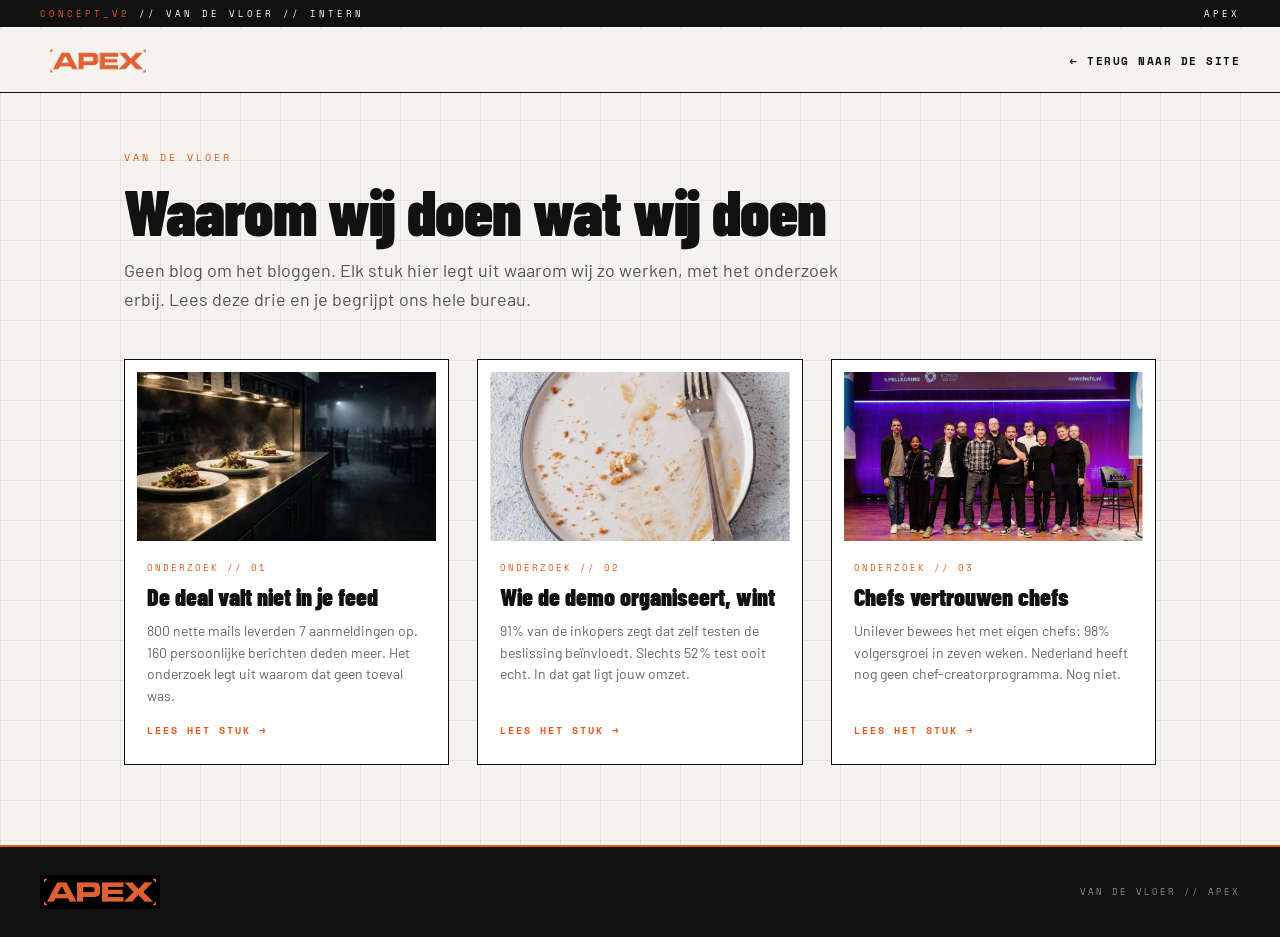
<file: test/kennis/index.html>
<!DOCTYPE html>
<html lang="nl">
<head>
<meta charset="UTF-8">
<meta name="viewport" content="width=device-width, initial-scale=1.0">
<meta name="robots" content="noindex,nofollow">
<title>Van de vloer · APEX</title>
<link href="https://fonts.googleapis.com/css2?family=Space+Mono:wght@400;700&family=Barlow+Condensed:wght@700;800;900&family=Barlow:wght@400;500;600&display=swap" rel="stylesheet">
<link rel="stylesheet" href="artikel.css">
<style>
.k-wrap{max-width:1080px;margin:0 auto;padding:150px 24px 80px}
.k-header{margin-bottom:44px;max-width:720px}
.k-header h1{margin-bottom:14px}
.k-header p{font-size:18px;line-height:1.65;color:rgba(0,0,0,.65)}
.kennis-grid{display:grid;grid-template-columns:repeat(3,1fr);gap:28px}
.k-card{border:1.5px solid var(--k);background:#fff;display:flex;flex-direction:column;text-decoration:none;color:var(--k);transition:transform .2s,box-shadow .2s}
.k-card:hover{transform:translate(-4px,-4px);box-shadow:6px 6px 0 var(--k)}
.k-photo{padding:12px 12px 0}
.k-photo img{width:100%;aspect-ratio:16/9;object-fit:cover;display:block;filter:saturate(.85)}
.k-body{padding:20px 22px 26px;display:flex;flex-direction:column;flex:1}
.k-kicker{font-family:var(--mono);font-size:9px;letter-spacing:2px;color:var(--o);text-transform:uppercase;margin-bottom:10px}
.k-title{font-family:var(--con);font-size:24px;font-weight:900;line-height:1.1;margin-bottom:10px}
.k-excerpt{font-size:14px;color:rgba(0,0,0,.6);line-height:1.55;flex:1;margin-bottom:16px}
.k-more{font-family:var(--mono);font-size:10px;letter-spacing:2px;text-transform:uppercase;color:var(--o);font-weight:700}
@media(max-width:900px){.kennis-grid{grid-template-columns:1fr}.k-wrap{padding-top:130px}}
</style>
</head>
<body class="grid-bg">
<div class="concept-bar">
  <span><em>CONCEPT_V2</em> // VAN DE VLOER // INTERN</span>
  <span>APEX</span>
</div>
<nav>
  <a href="../" class="nav-logo"><img src="/assets/logo.png" alt="APEX"></a>
  <a href="../" class="nav-back">← Terug naar de site</a>
</nav>

<div class="k-wrap">
  <div class="k-header">
    <div class="art-kicker">Van de vloer</div>
    <h1>Waarom wij doen wat wij doen</h1>
    <p>Geen blog om het bloggen. Elk stuk hier legt uit waarom wij zo werken, met het onderzoek erbij. Lees deze drie en je begrijpt ons hele bureau.</p>
  </div>
  <div class="kennis-grid">
    <a class="k-card" href="de-deal-valt-niet-in-je-feed.html">
      <div class="k-photo"><img src="/assets/pain-keuken.jpg" alt=""></div>
      <div class="k-body">
        <div class="k-kicker">Onderzoek // 01</div>
        <div class="k-title">De deal valt niet in je feed</div>
        <p class="k-excerpt">800 nette mails leverden 7 aanmeldingen op. 160 persoonlijke berichten deden meer. Het onderzoek legt uit waarom dat geen toeval was.</p>
        <span class="k-more">Lees het stuk →</span>
      </div>
    </a>
    <a class="k-card" href="wie-de-demo-organiseert-wint.html">
      <div class="k-photo"><img src="/assets/yield-vloer.jpg" alt=""></div>
      <div class="k-body">
        <div class="k-kicker">Onderzoek // 02</div>
        <div class="k-title">Wie de demo organiseert, wint</div>
        <p class="k-excerpt">91% van de inkopers zegt dat zelf testen de beslissing beïnvloedt. Slechts 52% test ooit echt. In dat gat ligt jouw omzet.</p>
        <span class="k-more">Lees het stuk →</span>
      </div>
    </a>
    <a class="k-card" href="chefs-vertrouwen-chefs.html">
      <div class="k-photo"><img src="/assets/new-chefs.jpg" alt=""></div>
      <div class="k-body">
        <div class="k-kicker">Onderzoek // 03</div>
        <div class="k-title">Chefs vertrouwen chefs</div>
        <p class="k-excerpt">Unilever bewees het met eigen chefs: 98% volgersgroei in zeven weken. Nederland heeft nog geen chef-creatorprogramma. Nog niet.</p>
        <span class="k-more">Lees het stuk →</span>
      </div>
    </a>
  </div>
</div>

<footer>
  <div class="footer-logo"><img src="/assets/footer-logo.png" alt="APEX"></div>
  <div class="footer-meta">VAN DE VLOER // APEX</div>
</footer>
</body>
</html>
</file>
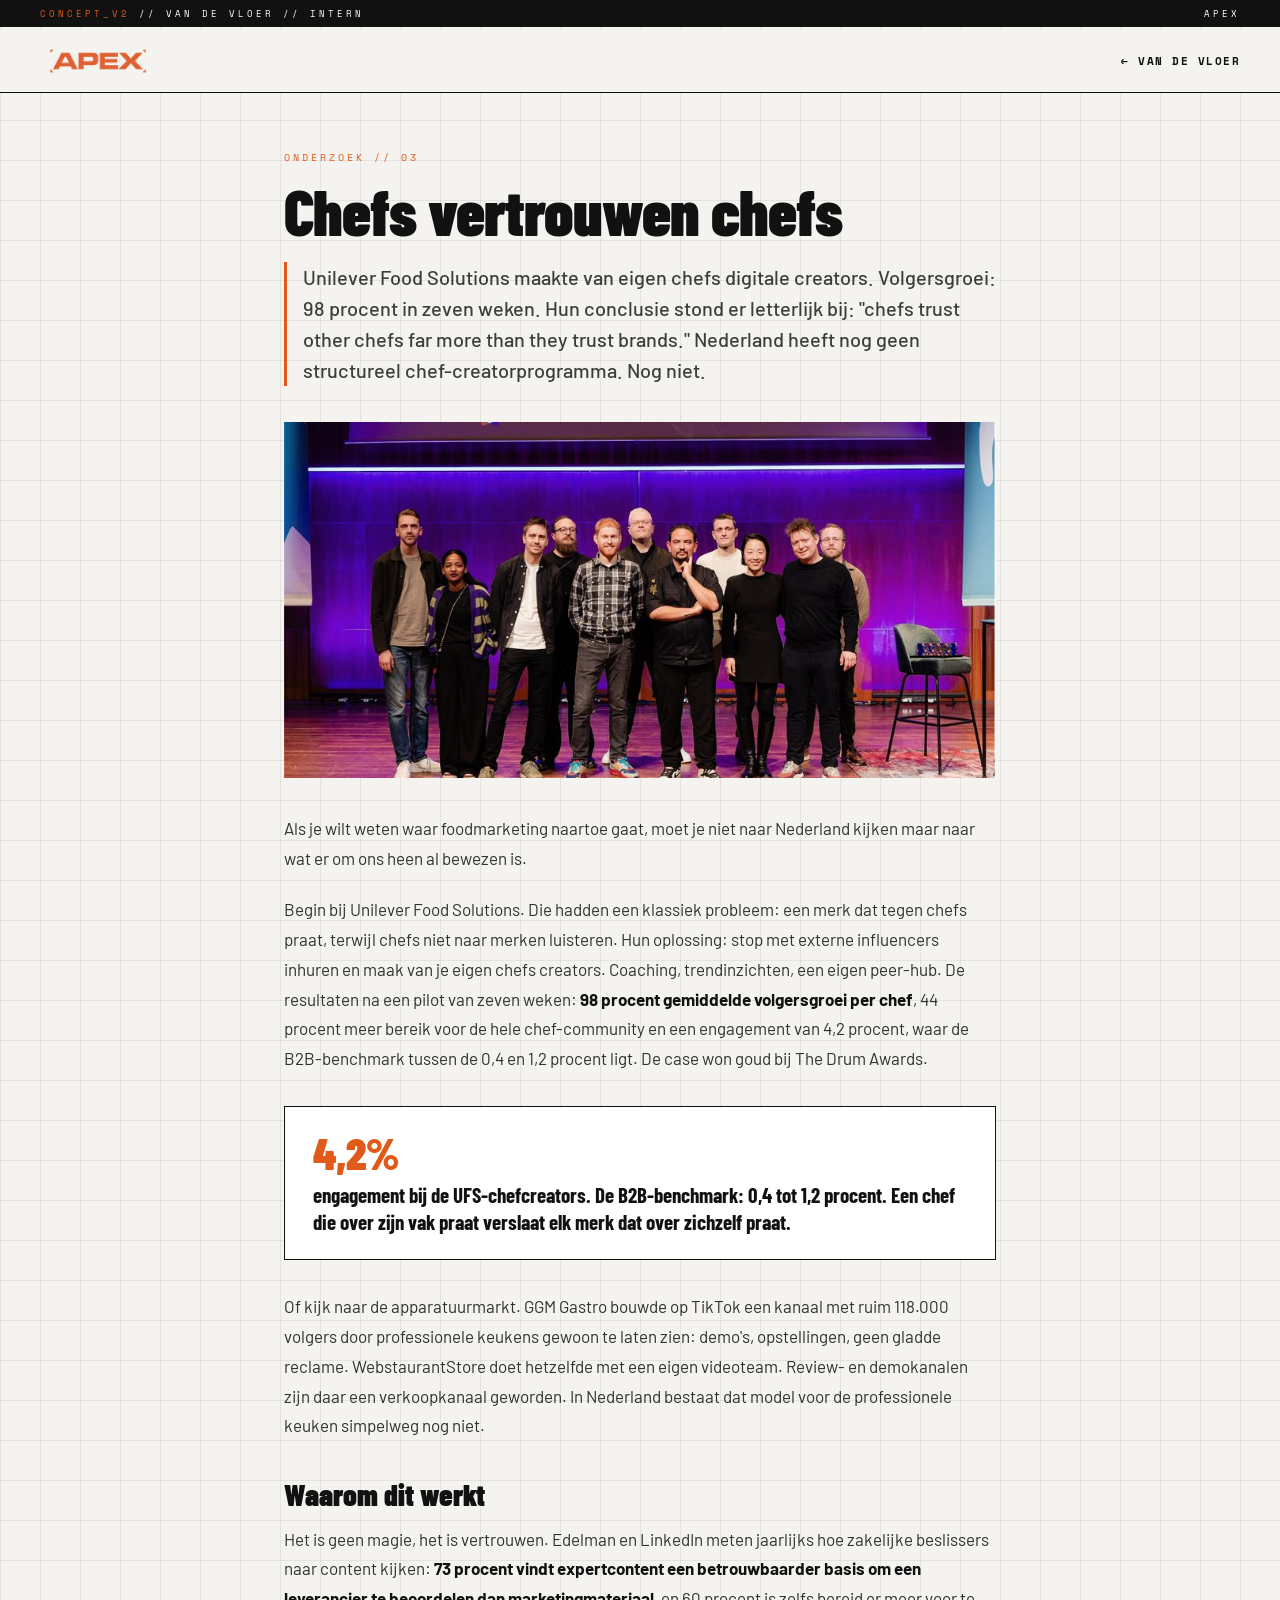
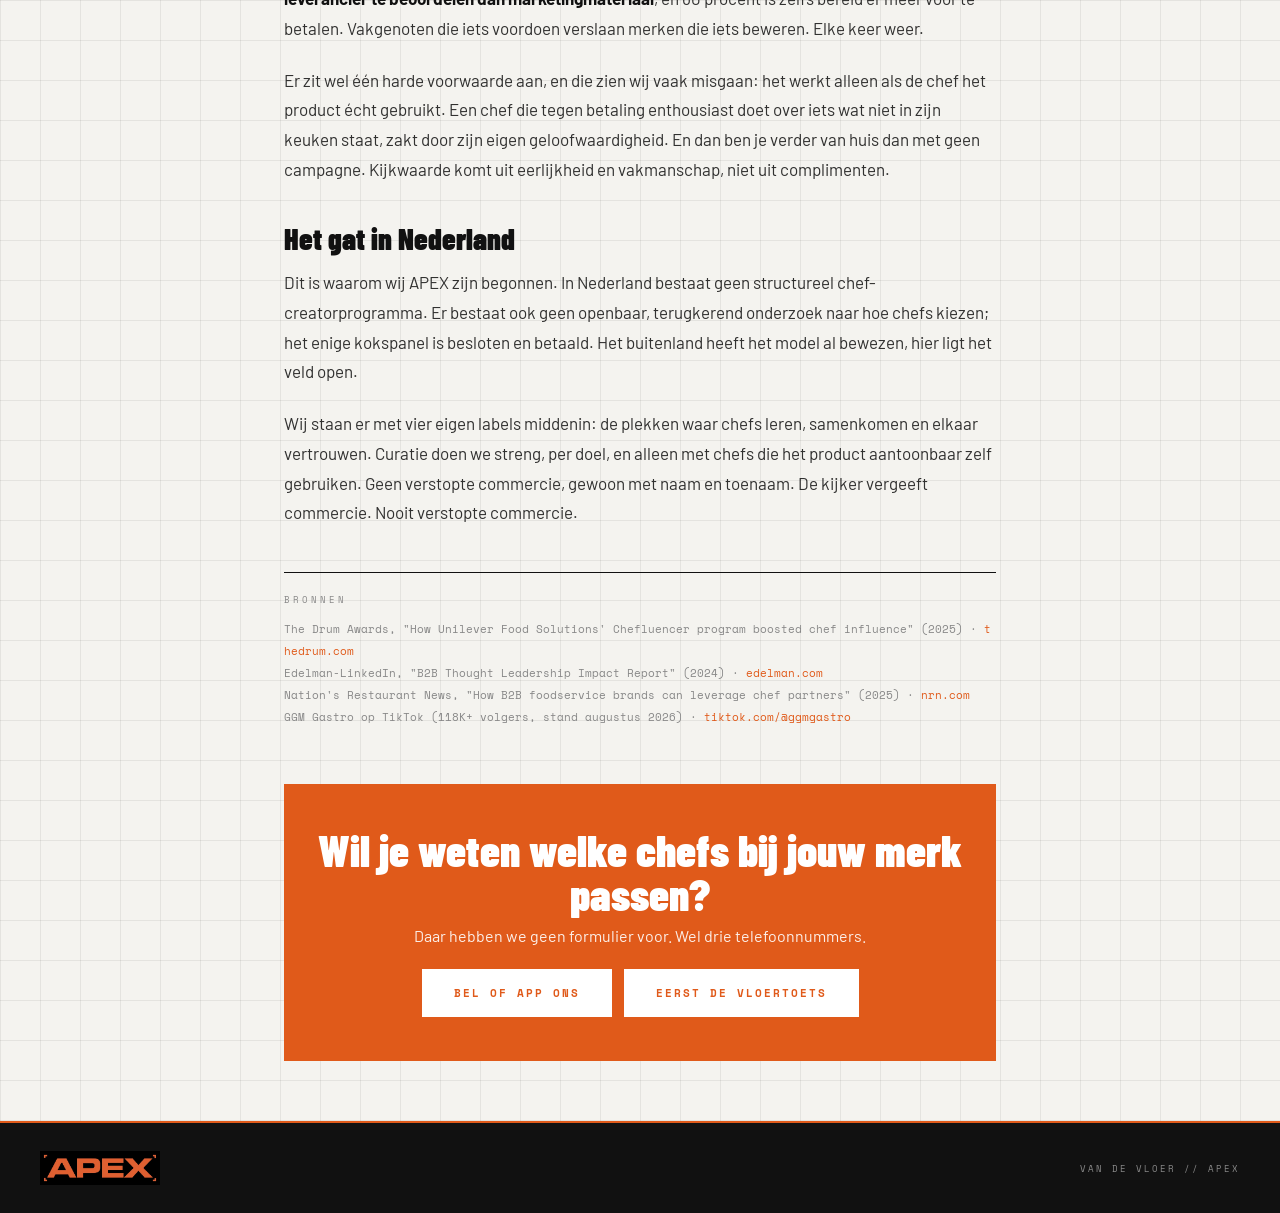
<file: test/kennis/chefs-vertrouwen-chefs.html>
<!DOCTYPE html>
<html lang="nl">
<head>
<meta charset="UTF-8">
<meta name="viewport" content="width=device-width, initial-scale=1.0">
<meta name="robots" content="noindex,nofollow">
<title>Chefs vertrouwen chefs · APEX</title>
<link href="https://fonts.googleapis.com/css2?family=Space+Mono:wght@400;700&family=Barlow+Condensed:wght@700;800;900&family=Barlow:wght@400;500;600&display=swap" rel="stylesheet">
<link rel="stylesheet" href="artikel.css">
</head>
<body class="grid-bg">
<div class="concept-bar">
  <span><em>CONCEPT_V2</em> // VAN DE VLOER // INTERN</span>
  <span>APEX</span>
</div>
<nav>
  <a href="../" class="nav-logo"><img src="/assets/logo.png" alt="APEX"></a>
  <a href="./" class="nav-back">← Van de vloer</a>
</nav>

<article class="art-wrap">
  <div class="art-kicker">Onderzoek // 03</div>
  <h1>Chefs vertrouwen chefs</h1>
  <p class="standfirst">Unilever Food Solutions maakte van eigen chefs digitale creators. Volgersgroei: 98 procent in zeven weken. Hun conclusie stond er letterlijk bij: "chefs trust other chefs far more than they trust brands." Nederland heeft nog geen structureel chef-creatorprogramma. Nog niet.</p>
  <div class="art-photo">
    <img src="/assets/new-chefs.jpg" alt="New Chefs community">
  </div>
  <div class="art-body">
    <p>Als je wilt weten waar foodmarketing naartoe gaat, moet je niet naar Nederland kijken maar naar wat er om ons heen al bewezen is.</p>
    <p>Begin bij Unilever Food Solutions. Die hadden een klassiek probleem: een merk dat tegen chefs praat, terwijl chefs niet naar merken luisteren. Hun oplossing: stop met externe influencers inhuren en maak van je eigen chefs creators. Coaching, trendinzichten, een eigen peer-hub. De resultaten na een pilot van zeven weken: <strong>98 procent gemiddelde volgersgroei per chef</strong>, 44 procent meer bereik voor de hele chef-community en een engagement van 4,2 procent, waar de B2B-benchmark tussen de 0,4 en 1,2 procent ligt. De case won goud bij The Drum Awards.</p>
    <div class="pull">
      <div class="p-num">4,2%</div>
      <p>engagement bij de UFS-chefcreators. De B2B-benchmark: 0,4 tot 1,2 procent. Een chef die over zijn vak praat verslaat elk merk dat over zichzelf praat.</p>
    </div>
    <p>Of kijk naar de apparatuurmarkt. GGM Gastro bouwde op TikTok een kanaal met ruim 118.000 volgers door professionele keukens gewoon te laten zien: demo's, opstellingen, geen gladde reclame. WebstaurantStore doet hetzelfde met een eigen videoteam. Review- en demokanalen zijn daar een verkoopkanaal geworden. In Nederland bestaat dat model voor de professionele keuken simpelweg nog niet.</p>
    <h2>Waarom dit werkt</h2>
    <p>Het is geen magie, het is vertrouwen. Edelman en LinkedIn meten jaarlijks hoe zakelijke beslissers naar content kijken: <strong>73 procent vindt expertcontent een betrouwbaarder basis om een leverancier te beoordelen dan marketingmateriaal</strong>, en 60 procent is zelfs bereid er meer voor te betalen. Vakgenoten die iets voordoen verslaan merken die iets beweren. Elke keer weer.</p>
    <p>Er zit wel één harde voorwaarde aan, en die zien wij vaak misgaan: het werkt alleen als de chef het product écht gebruikt. Een chef die tegen betaling enthousiast doet over iets wat niet in zijn keuken staat, zakt door zijn eigen geloofwaardigheid. En dan ben je verder van huis dan met geen campagne. Kijkwaarde komt uit eerlijkheid en vakmanschap, niet uit complimenten.</p>
    <h2>Het gat in Nederland</h2>
    <p>Dit is waarom wij APEX zijn begonnen. In Nederland bestaat geen structureel chef-creatorprogramma. Er bestaat ook geen openbaar, terugkerend onderzoek naar hoe chefs kiezen; het enige kokspanel is besloten en betaald. Het buitenland heeft het model al bewezen, hier ligt het veld open.</p>
    <p>Wij staan er met vier eigen labels middenin: de plekken waar chefs leren, samenkomen en elkaar vertrouwen. Curatie doen we streng, per doel, en alleen met chefs die het product aantoonbaar zelf gebruiken. Geen verstopte commercie, gewoon met naam en toenaam. De kijker vergeeft commercie. Nooit verstopte commercie.</p>
  </div>
  <div class="bronnen">
    <div class="b-lbl">Bronnen</div>
    <ul>
      <li>The Drum Awards, "How Unilever Food Solutions' Chefluencer program boosted chef influence" (2025) · <a href="https://www.thedrum.com/awards-case-study/how-unilever-food-solutions-chefluencer-program-boosted-chef-influence" target="_blank" rel="noopener">thedrum.com</a></li>
      <li>Edelman-LinkedIn, "B2B Thought Leadership Impact Report" (2024) · <a href="https://www.edelman.com/sites/g/files/aatuss191/files/2024-02/_2024%20Edelman-LinkedIn%20B2B%20Thought%20Leadership%20Impact%20Report%20Final.pdf" target="_blank" rel="noopener">edelman.com</a></li>
      <li>Nation's Restaurant News, "How B2B foodservice brands can leverage chef partners" (2025) · <a href="https://www.nrn.com/marketing-branding/how-b2b-foodservice-brands-can-leverage-chef-partners-to-boost-social-influence" target="_blank" rel="noopener">nrn.com</a></li>
      <li>GGM Gastro op TikTok (118K+ volgers, stand augustus 2026) · <a href="https://www.tiktok.com/@ggmgastro" target="_blank" rel="noopener">tiktok.com/@ggmgastro</a></li>
    </ul>
  </div>
  <div class="art-cta">
    <h3>Wil je weten welke chefs bij jouw merk passen?</h3>
    <p>Daar hebben we geen formulier voor. Wel drie telefoonnummers.</p>
    <div class="art-cta-btns">
      <a class="btn-white" href="../#contact">Bel of app ons</a>
      <a class="btn-white" href="../#vloertoets">Eerst de Vloertoets</a>
    </div>
  </div>
</article>

<footer>
  <div class="footer-logo"><img src="/assets/footer-logo.png" alt="APEX"></div>
  <div class="footer-meta">VAN DE VLOER // APEX</div>
</footer>
</body>
</html>
</file>
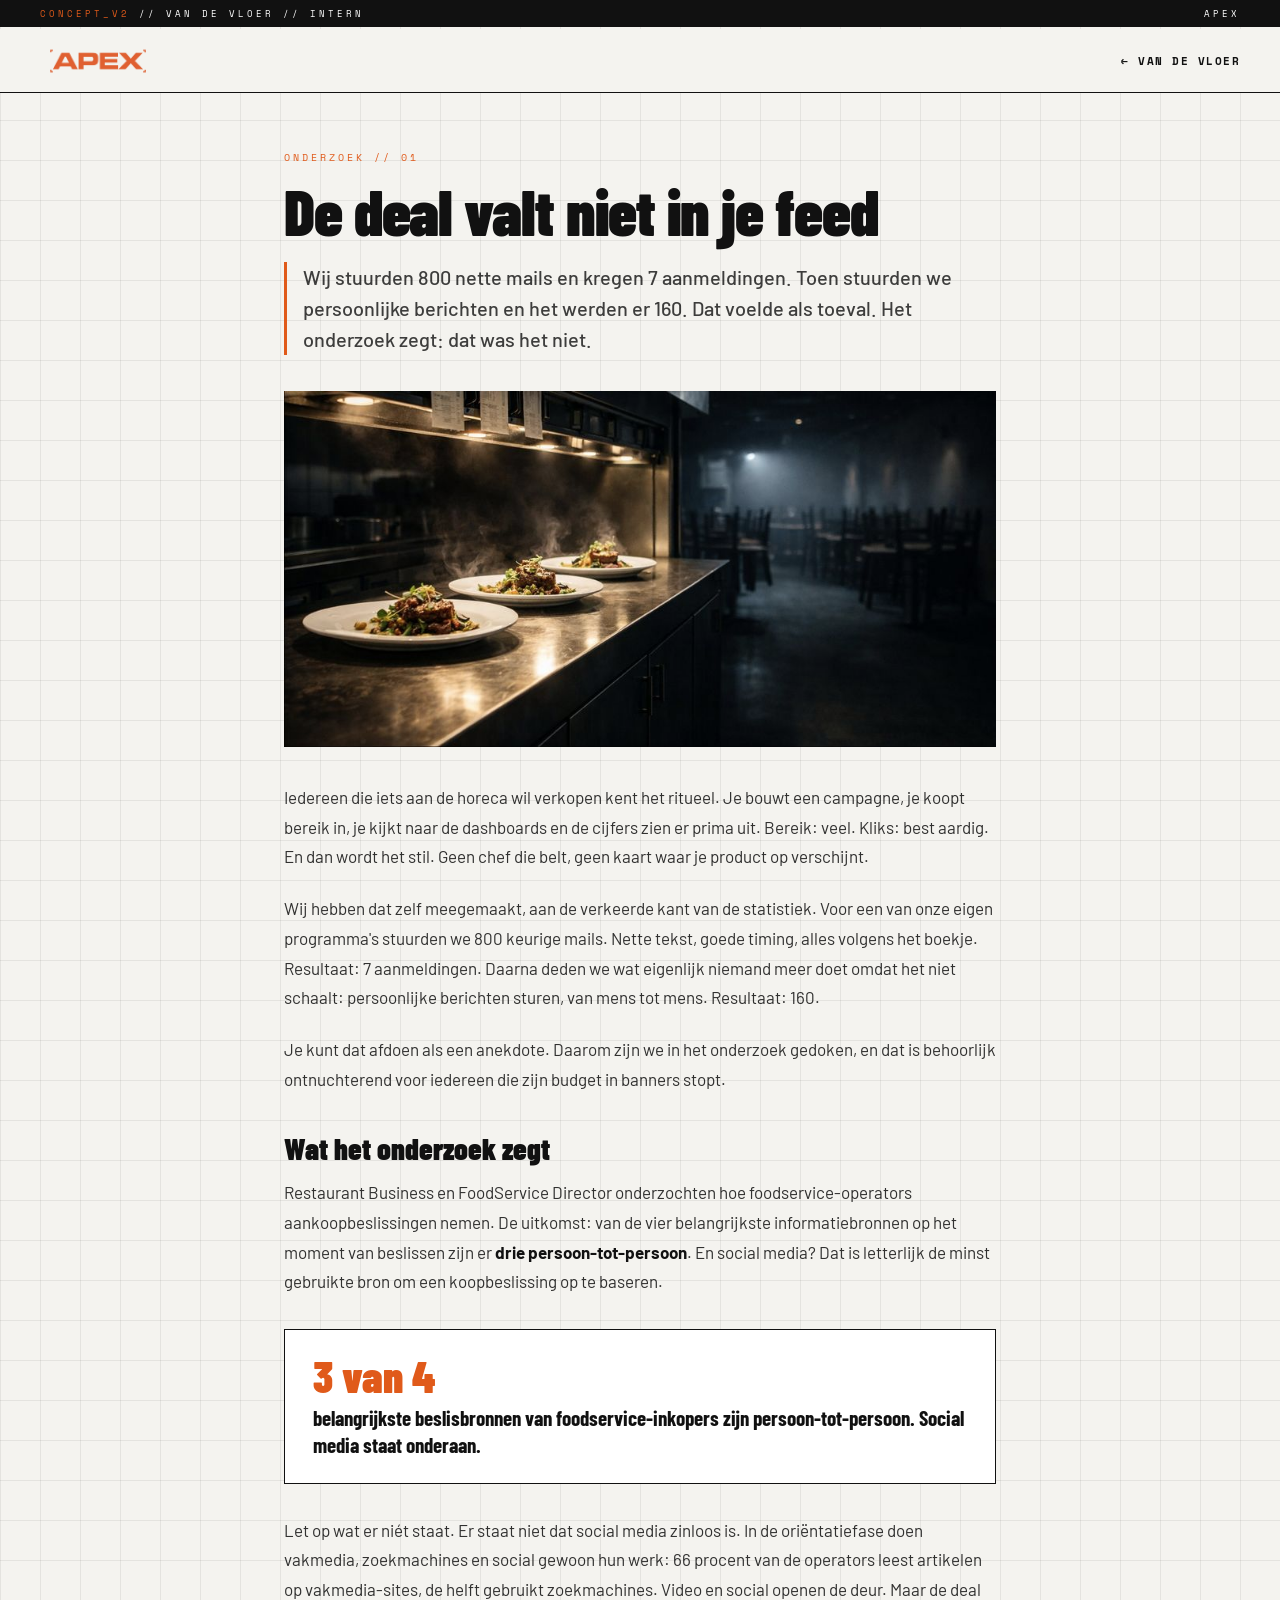
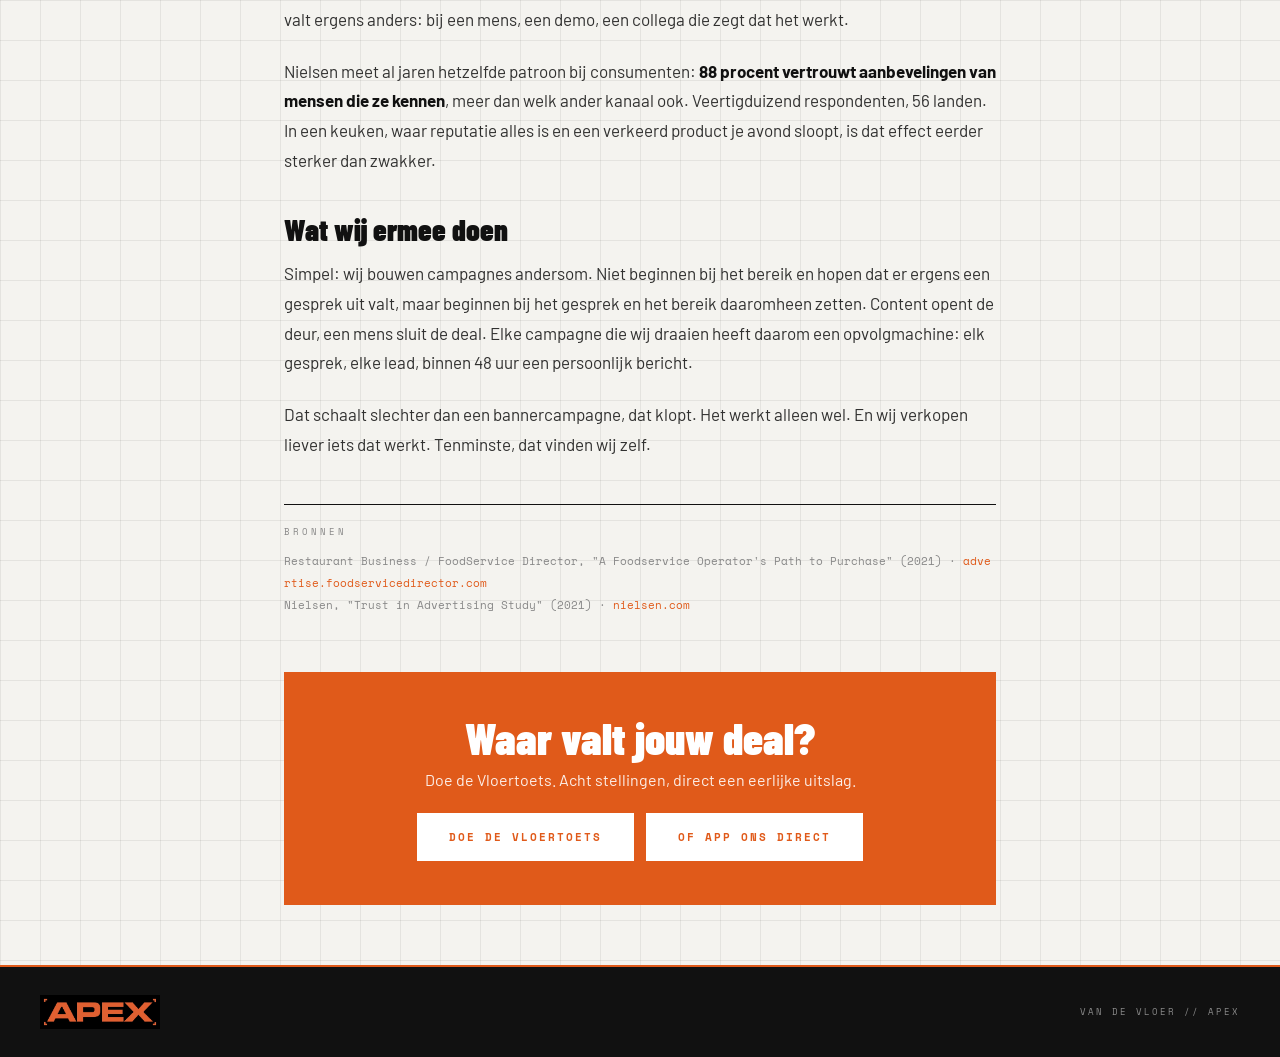
<file: test/kennis/de-deal-valt-niet-in-je-feed.html>
<!DOCTYPE html>
<html lang="nl">
<head>
<meta charset="UTF-8">
<meta name="viewport" content="width=device-width, initial-scale=1.0">
<meta name="robots" content="noindex,nofollow">
<title>De deal valt niet in je feed · APEX</title>
<link href="https://fonts.googleapis.com/css2?family=Space+Mono:wght@400;700&family=Barlow+Condensed:wght@700;800;900&family=Barlow:wght@400;500;600&display=swap" rel="stylesheet">
<link rel="stylesheet" href="artikel.css">
</head>
<body class="grid-bg">
<div class="concept-bar">
  <span><em>CONCEPT_V2</em> // VAN DE VLOER // INTERN</span>
  <span>APEX</span>
</div>
<nav>
  <a href="../" class="nav-logo"><img src="/assets/logo.png" alt="APEX"></a>
  <a href="./" class="nav-back">← Van de vloer</a>
</nav>

<article class="art-wrap">
  <div class="art-kicker">Onderzoek // 01</div>
  <h1>De deal valt niet in je feed</h1>
  <p class="standfirst">Wij stuurden 800 nette mails en kregen 7 aanmeldingen. Toen stuurden we persoonlijke berichten en het werden er 160. Dat voelde als toeval. Het onderzoek zegt: dat was het niet.</p>
  <div class="art-photo">
    <img src="/assets/pain-keuken.jpg" alt="Op de vloer">
  </div>
  <div class="art-body">
    <p>Iedereen die iets aan de horeca wil verkopen kent het ritueel. Je bouwt een campagne, je koopt bereik in, je kijkt naar de dashboards en de cijfers zien er prima uit. Bereik: veel. Kliks: best aardig. En dan wordt het stil. Geen chef die belt, geen kaart waar je product op verschijnt.</p>
    <p>Wij hebben dat zelf meegemaakt, aan de verkeerde kant van de statistiek. Voor een van onze eigen programma's stuurden we 800 keurige mails. Nette tekst, goede timing, alles volgens het boekje. Resultaat: 7 aanmeldingen. Daarna deden we wat eigenlijk niemand meer doet omdat het niet schaalt: persoonlijke berichten sturen, van mens tot mens. Resultaat: 160.</p>
    <p>Je kunt dat afdoen als een anekdote. Daarom zijn we in het onderzoek gedoken, en dat is behoorlijk ontnuchterend voor iedereen die zijn budget in banners stopt.</p>
    <h2>Wat het onderzoek zegt</h2>
    <p>Restaurant Business en FoodService Director onderzochten hoe foodservice-operators aankoopbeslissingen nemen. De uitkomst: van de vier belangrijkste informatiebronnen op het moment van beslissen zijn er <strong>drie persoon-tot-persoon</strong>. En social media? Dat is letterlijk de minst gebruikte bron om een koopbeslissing op te baseren.</p>
    <div class="pull">
      <div class="p-num">3 van 4</div>
      <p>belangrijkste beslisbronnen van foodservice-inkopers zijn persoon-tot-persoon. Social media staat onderaan.</p>
    </div>
    <p>Let op wat er niét staat. Er staat niet dat social media zinloos is. In de oriëntatiefase doen vakmedia, zoekmachines en social gewoon hun werk: 66 procent van de operators leest artikelen op vakmedia-sites, de helft gebruikt zoekmachines. Video en social openen de deur. Maar de deal valt ergens anders: bij een mens, een demo, een collega die zegt dat het werkt.</p>
    <p>Nielsen meet al jaren hetzelfde patroon bij consumenten: <strong>88 procent vertrouwt aanbevelingen van mensen die ze kennen</strong>, meer dan welk ander kanaal ook. Veertigduizend respondenten, 56 landen. In een keuken, waar reputatie alles is en een verkeerd product je avond sloopt, is dat effect eerder sterker dan zwakker.</p>
    <h2>Wat wij ermee doen</h2>
    <p>Simpel: wij bouwen campagnes andersom. Niet beginnen bij het bereik en hopen dat er ergens een gesprek uit valt, maar beginnen bij het gesprek en het bereik daaromheen zetten. Content opent de deur, een mens sluit de deal. Elke campagne die wij draaien heeft daarom een opvolgmachine: elk gesprek, elke lead, binnen 48 uur een persoonlijk bericht.</p>
    <p>Dat schaalt slechter dan een bannercampagne, dat klopt. Het werkt alleen wel. En wij verkopen liever iets dat werkt. Tenminste, dat vinden wij zelf.</p>
  </div>
  <div class="bronnen">
    <div class="b-lbl">Bronnen</div>
    <ul>
      <li>Restaurant Business / FoodService Director, "A Foodservice Operator's Path to Purchase" (2021) · <a href="https://advertise.foodservicedirector.com/operators-path-purchase" target="_blank" rel="noopener">advertise.foodservicedirector.com</a></li>
      <li>Nielsen, "Trust in Advertising Study" (2021) · <a href="https://www.nielsen.com/insights/2021/beyond-martech-building-trust-with-consumers-and-engaging-where-sentiment-is-high/" target="_blank" rel="noopener">nielsen.com</a></li>
    </ul>
  </div>
  <div class="art-cta">
    <h3>Waar valt jouw deal?</h3>
    <p>Doe de Vloertoets. Acht stellingen, direct een eerlijke uitslag.</p>
    <div class="art-cta-btns">
      <a class="btn-white" href="../#vloertoets">Doe de Vloertoets</a>
      <a class="btn-white" href="https://wa.me/31610367082" target="_blank" rel="noopener">Of app ons direct</a>
    </div>
  </div>
</article>

<footer>
  <div class="footer-logo"><img src="/assets/footer-logo.png" alt="APEX"></div>
  <div class="footer-meta">VAN DE VLOER // APEX</div>
</footer>
</body>
</html>
</file>
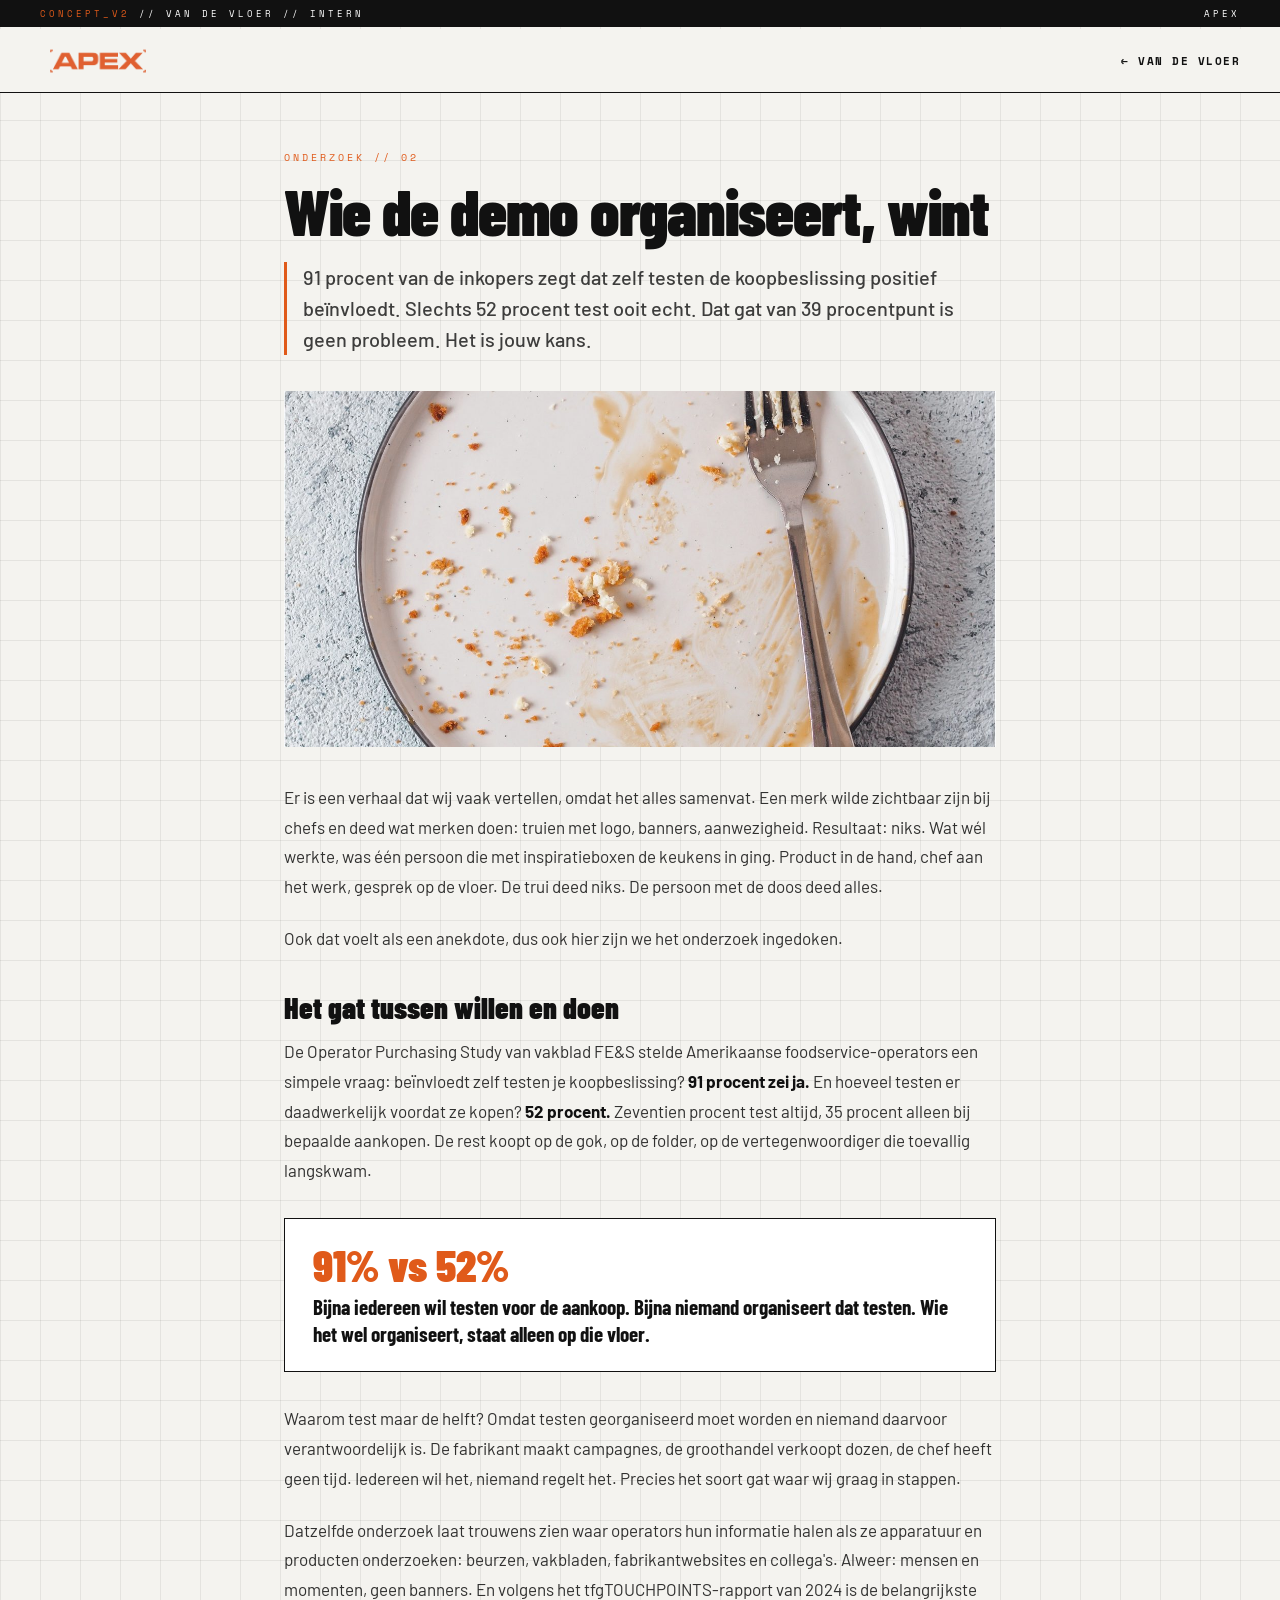
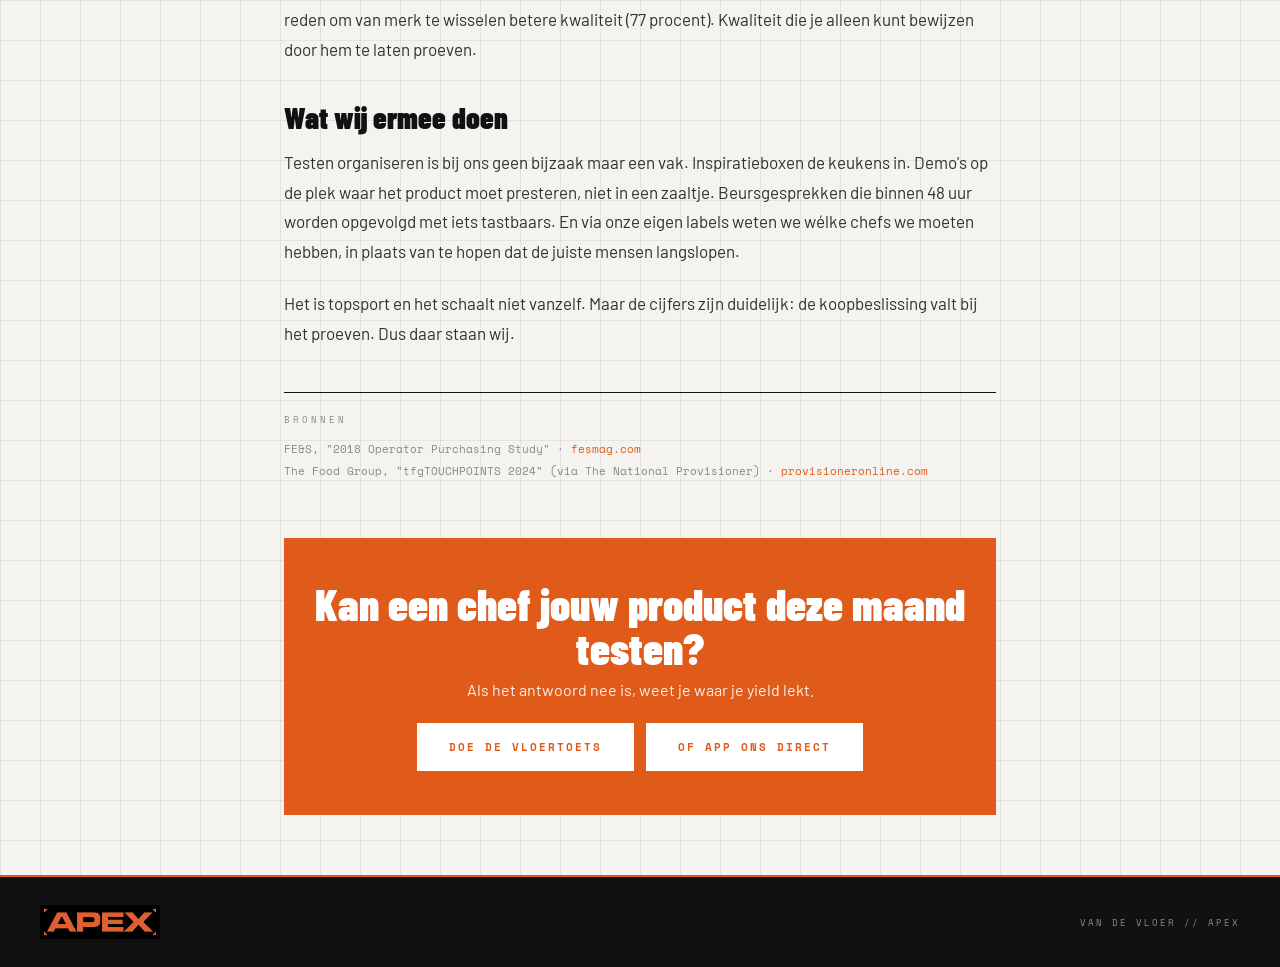
<file: test/kennis/wie-de-demo-organiseert-wint.html>
<!DOCTYPE html>
<html lang="nl">
<head>
<meta charset="UTF-8">
<meta name="viewport" content="width=device-width, initial-scale=1.0">
<meta name="robots" content="noindex,nofollow">
<title>Wie de demo organiseert, wint · APEX</title>
<link href="https://fonts.googleapis.com/css2?family=Space+Mono:wght@400;700&family=Barlow+Condensed:wght@700;800;900&family=Barlow:wght@400;500;600&display=swap" rel="stylesheet">
<link rel="stylesheet" href="artikel.css">
</head>
<body class="grid-bg">
<div class="concept-bar">
  <span><em>CONCEPT_V2</em> // VAN DE VLOER // INTERN</span>
  <span>APEX</span>
</div>
<nav>
  <a href="../" class="nav-logo"><img src="/assets/logo.png" alt="APEX"></a>
  <a href="./" class="nav-back">← Van de vloer</a>
</nav>

<article class="art-wrap">
  <div class="art-kicker">Onderzoek // 02</div>
  <h1>Wie de demo organiseert, wint</h1>
  <p class="standfirst">91 procent van de inkopers zegt dat zelf testen de koopbeslissing positief beïnvloedt. Slechts 52 procent test ooit echt. Dat gat van 39 procentpunt is geen probleem. Het is jouw kans.</p>
  <div class="art-photo">
    <img src="/assets/yield-vloer.jpg" alt="Testen op de vloer">
  </div>
  <div class="art-body">
    <p>Er is een verhaal dat wij vaak vertellen, omdat het alles samenvat. Een merk wilde zichtbaar zijn bij chefs en deed wat merken doen: truien met logo, banners, aanwezigheid. Resultaat: niks. Wat wél werkte, was één persoon die met inspiratieboxen de keukens in ging. Product in de hand, chef aan het werk, gesprek op de vloer. De trui deed niks. De persoon met de doos deed alles.</p>
    <p>Ook dat voelt als een anekdote, dus ook hier zijn we het onderzoek ingedoken.</p>
    <h2>Het gat tussen willen en doen</h2>
    <p>De Operator Purchasing Study van vakblad FE&amp;S stelde Amerikaanse foodservice-operators een simpele vraag: beïnvloedt zelf testen je koopbeslissing? <strong>91 procent zei ja.</strong> En hoeveel testen er daadwerkelijk voordat ze kopen? <strong>52 procent.</strong> Zeventien procent test altijd, 35 procent alleen bij bepaalde aankopen. De rest koopt op de gok, op de folder, op de vertegenwoordiger die toevallig langskwam.</p>
    <div class="pull">
      <div class="p-num">91% vs 52%</div>
      <p>Bijna iedereen wil testen voor de aankoop. Bijna niemand organiseert dat testen. Wie het wel organiseert, staat alleen op die vloer.</p>
    </div>
    <p>Waarom test maar de helft? Omdat testen georganiseerd moet worden en niemand daarvoor verantwoordelijk is. De fabrikant maakt campagnes, de groothandel verkoopt dozen, de chef heeft geen tijd. Iedereen wil het, niemand regelt het. Precies het soort gat waar wij graag in stappen.</p>
    <p>Datzelfde onderzoek laat trouwens zien waar operators hun informatie halen als ze apparatuur en producten onderzoeken: beurzen, vakbladen, fabrikantwebsites en collega's. Alweer: mensen en momenten, geen banners. En volgens het tfgTOUCHPOINTS-rapport van 2024 is de belangrijkste reden om van merk te wisselen betere kwaliteit (77 procent). Kwaliteit die je alleen kunt bewijzen door hem te laten proeven.</p>
    <h2>Wat wij ermee doen</h2>
    <p>Testen organiseren is bij ons geen bijzaak maar een vak. Inspiratieboxen de keukens in. Demo's op de plek waar het product moet presteren, niet in een zaaltje. Beursgesprekken die binnen 48 uur worden opgevolgd met iets tastbaars. En via onze eigen labels weten we wélke chefs we moeten hebben, in plaats van te hopen dat de juiste mensen langslopen.</p>
    <p>Het is topsport en het schaalt niet vanzelf. Maar de cijfers zijn duidelijk: de koopbeslissing valt bij het proeven. Dus daar staan wij.</p>
  </div>
  <div class="bronnen">
    <div class="b-lbl">Bronnen</div>
    <ul>
      <li>FE&amp;S, "2018 Operator Purchasing Study" · <a href="https://fesmag.com/research/operator-purchasing-study/15964-2018-operator-purchasing-study" target="_blank" rel="noopener">fesmag.com</a></li>
      <li>The Food Group, "tfgTOUCHPOINTS 2024" (via The National Provisioner) · <a href="https://www.provisioneronline.com/articles/117240-new-report-examines-foodservice-operator-purchasing-behavior" target="_blank" rel="noopener">provisioneronline.com</a></li>
    </ul>
  </div>
  <div class="art-cta">
    <h3>Kan een chef jouw product deze maand testen?</h3>
    <p>Als het antwoord nee is, weet je waar je yield lekt.</p>
    <div class="art-cta-btns">
      <a class="btn-white" href="../#vloertoets">Doe de Vloertoets</a>
      <a class="btn-white" href="https://wa.me/31610367082" target="_blank" rel="noopener">Of app ons direct</a>
    </div>
  </div>
</article>

<footer>
  <div class="footer-logo"><img src="/assets/footer-logo.png" alt="APEX"></div>
  <div class="footer-meta">VAN DE VLOER // APEX</div>
</footer>
</body>
</html>
</file>
<file: test/kennis/artikel.css>
:root {
  --o: #E05A1A;
  --k: #111111;
  --w: #F4F3EF;
  --g: #888;
  --grid: rgba(0,0,0,0.065);
  --mono: 'Space Mono', monospace;
  --con: 'Barlow Condensed', sans-serif;
  --body: 'Barlow', sans-serif;
}
*,*::before,*::after{box-sizing:border-box;margin:0;padding:0}
html{scroll-behavior:smooth}
body{background:var(--w);color:var(--k);font-family:var(--body);overflow-x:hidden}
.grid-bg{background-image:linear-gradient(var(--grid) 1px,transparent 1px),linear-gradient(90deg,var(--grid) 1px,transparent 1px);background-size:40px 40px}

.concept-bar{position:fixed;top:0;left:0;right:0;z-index:300;background:var(--k);color:#fff;font-family:var(--mono);font-size:9px;letter-spacing:3px;text-transform:uppercase;padding:7px 40px;display:flex;justify-content:space-between}
.concept-bar em{color:var(--o);font-style:normal}
nav{position:fixed;top:29px;left:0;right:0;z-index:200;background:var(--w);border-bottom:1.5px solid var(--k);display:flex;align-items:center;justify-content:space-between;padding:0 40px;height:64px}
.nav-logo img{height:36px;display:block}
.nav-back{font-family:var(--mono);font-size:11px;letter-spacing:1.5px;text-transform:uppercase;color:var(--k);text-decoration:none;font-weight:700}
.nav-back:hover{color:var(--o)}

.art-wrap{max-width:760px;margin:0 auto;padding:150px 24px 60px}
.art-kicker{font-family:var(--mono);font-size:10px;letter-spacing:3px;color:var(--o);text-transform:uppercase;margin-bottom:16px}
h1{font-family:var(--con);font-size:clamp(40px,6vw,64px);font-weight:900;line-height:.95;margin-bottom:20px;letter-spacing:-1px}
.standfirst{font-size:20px;line-height:1.55;font-weight:500;border-left:3px solid var(--o);padding-left:16px;margin-bottom:36px;color:rgba(0,0,0,.75)}
.art-photo{margin:0 0 36px}
.art-photo img{width:100%;aspect-ratio:16/8;object-fit:cover;display:block;filter:saturate(.88)}
.art-body p{font-size:17px;line-height:1.75;margin-bottom:22px;color:rgba(0,0,0,.8)}
.art-body h2{font-family:var(--con);font-size:30px;font-weight:900;margin:38px 0 14px;line-height:1.05}
.art-body h2 em{color:var(--o);font-style:normal}
.art-body strong{color:var(--k)}
.pull{border:1.5px solid var(--k);background:#fff;padding:24px 28px;margin:32px 0}
.pull .p-num{font-family:var(--con);font-size:44px;font-weight:900;color:var(--o);line-height:1;margin-bottom:6px}
.pull p{font-family:var(--con);font-size:21px;font-weight:700;line-height:1.3;margin:0;color:var(--k)}
.bronnen{border-top:1.5px solid var(--k);margin-top:44px;padding-top:20px}
.bronnen .b-lbl{font-family:var(--mono);font-size:9px;letter-spacing:3px;color:var(--g);text-transform:uppercase;margin-bottom:12px}
.bronnen ul{list-style:none}
.bronnen li{font-family:var(--mono);font-size:11px;line-height:2;color:var(--g)}
.bronnen a{color:var(--o);text-decoration:none;word-break:break-all}
.bronnen a:hover{text-decoration:underline}

.art-cta{background:var(--o);margin-top:56px;padding:44px 28px;text-align:center}
.art-cta h3{font-family:var(--con);font-size:clamp(28px,4vw,44px);font-weight:900;color:#fff;line-height:1;margin-bottom:10px}
.art-cta p{font-size:16px;color:rgba(255,255,255,.9);margin-bottom:24px}
.art-cta-btns{display:flex;gap:12px;justify-content:center;flex-wrap:wrap}
.btn-white{display:inline-block;background:#fff;color:var(--o);font-family:var(--mono);font-size:11px;letter-spacing:2px;text-transform:uppercase;padding:14px 30px;text-decoration:none;font-weight:700;border:2px solid #fff;transition:all .2s}
.btn-white:hover{background:transparent;color:#fff}
footer{background:var(--k);padding:28px 40px;display:flex;justify-content:space-between;align-items:center;border-top:2px solid var(--o)}
.footer-logo img{height:34px;display:block}
.footer-meta{font-family:var(--mono);font-size:9px;letter-spacing:2px;color:var(--g)}
@media(max-width:700px){
  .concept-bar{padding:7px 14px;font-size:8px}
  nav{padding:0 20px;height:56px}
  .art-wrap{padding-top:130px}
  footer{flex-direction:column;gap:12px}
}
</file>
